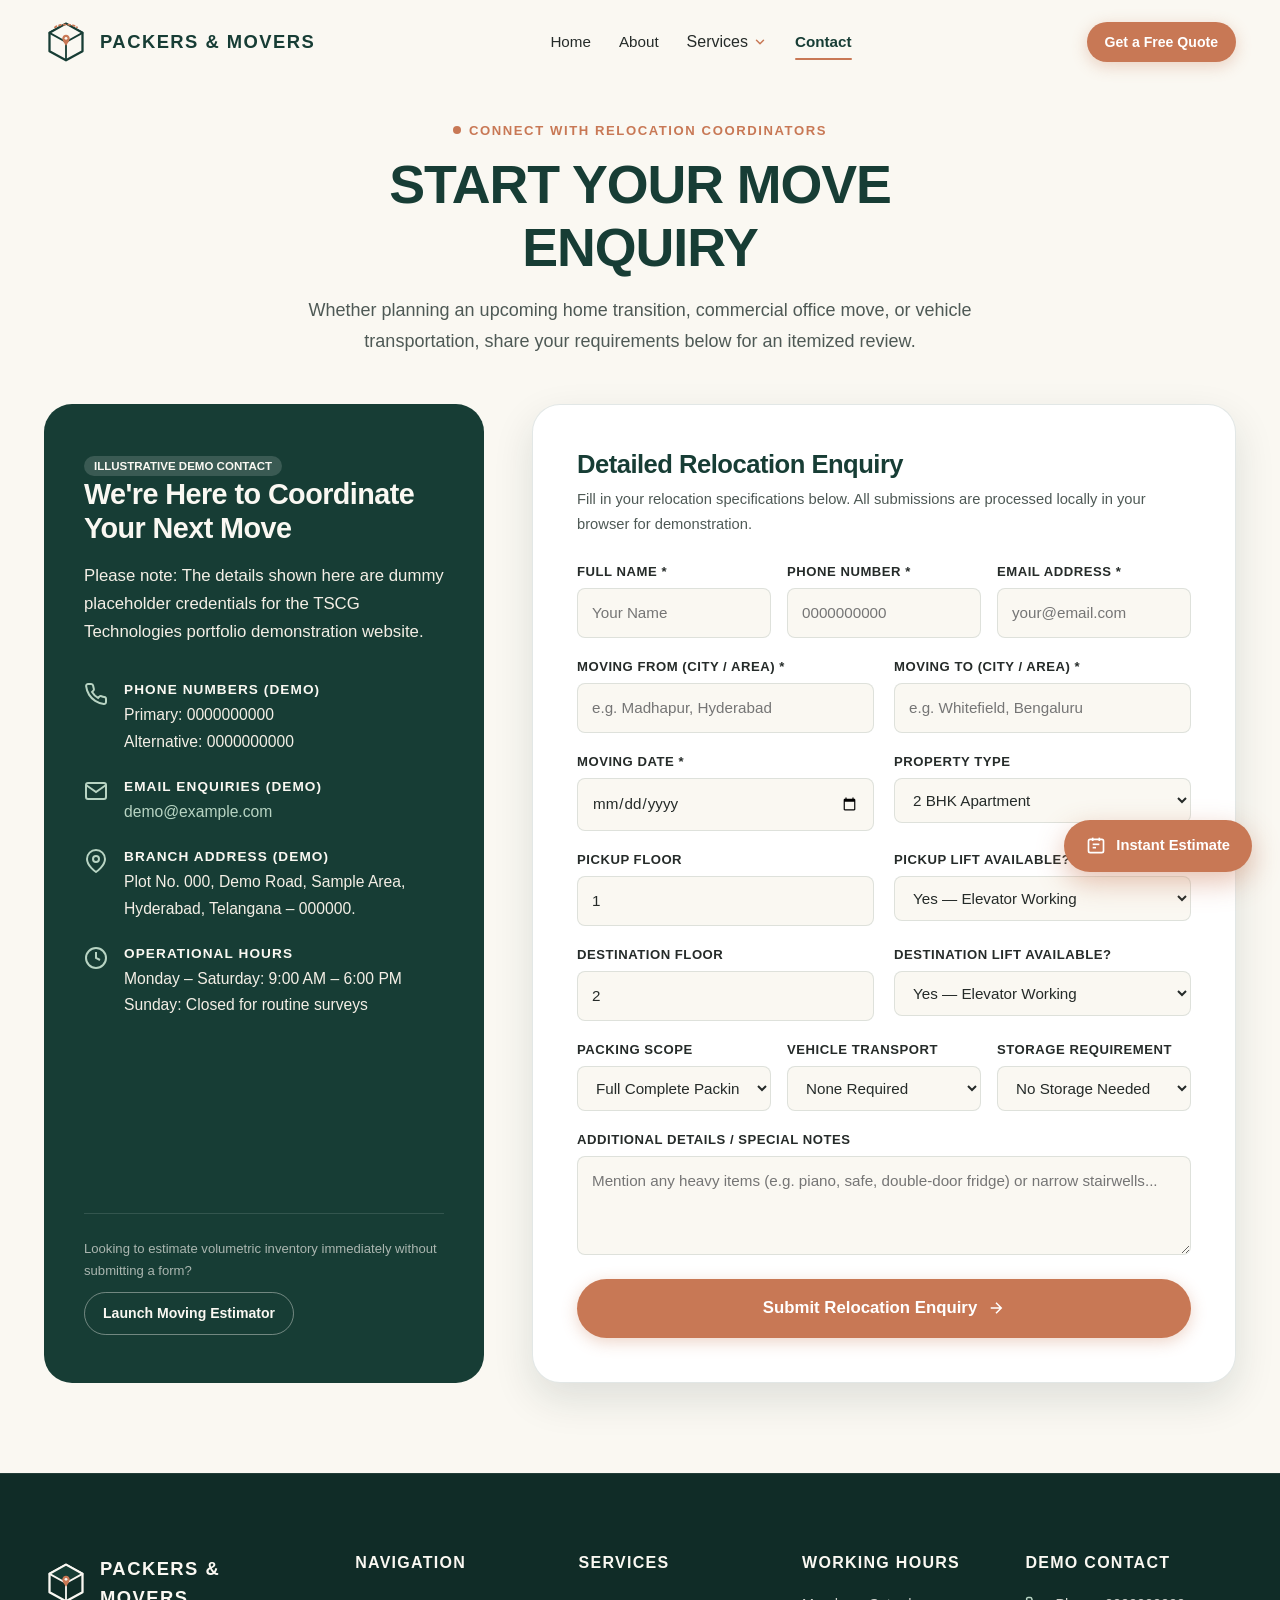
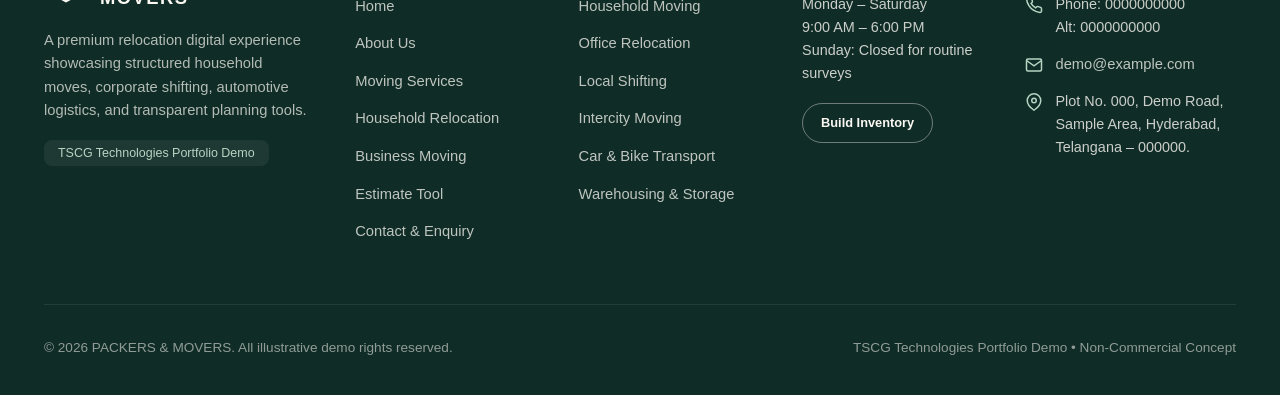
<file: contact.html>
<!DOCTYPE html>
<html lang="en">
<head>
  <meta charset="UTF-8">
  <meta name="viewport" content="width=device-width, initial-scale=1.0">
  <title>Contact &amp; Moving Enquiry — PACKERS &amp; MOVERS</title>
  <meta name="description" content="Reach our relocation coordinators for home moving, commercial transitions, car/bike transportation, and storage enquiries. Dummy portfolio contact details.">
  <link rel="canonical" href="https://example.com/contact.html">

  <meta property="og:title" content="Contact &amp; Moving Enquiry — PACKERS &amp; MOVERS">
  <meta property="og:description" content="Submit a comprehensive relocation enquiry with origin, destination, property type, and access requirements.">
  <meta property="og:type" content="website">

  <link rel="stylesheet" href="css/style.css">
</head>
<body>

  <!-- Floating Sticky Quote Widget -->
  <a href="moving-estimator.html" class="floating-quote-btn" aria-label="Calculate instant moving estimate">
    <svg viewBox="0 0 24 24" fill="none" stroke="currentColor" stroke-width="2">
      <rect x="3" y="4" width="18" height="16" rx="2"></rect>
      <line x1="8" y1="2" x2="8" y2="6"></line>
      <line x1="16" y1="2" x2="16" y2="6"></line>
      <line x1="8" y1="10" x2="16" y2="10"></line>
      <line x1="8" y1="14" x2="12" y2="14"></line>
    </svg>
    <span>Instant Estimate</span>
  </a>

  <!-- NAVIGATION -->
  <header class="site-header" id="site_header">
    <div class="container header-container">
      <a href="index.html" class="brand" aria-label="Packers & Movers Homepage">
        <svg class="brand-symbol" viewBox="0 0 48 48" fill="none">
          <path d="M24 4L42 14V34L24 44L6 34V14L24 4Z" stroke="#173D35" stroke-width="2.5" stroke-linejoin="round"/>
          <path d="M24 4L42 14L24 24L6 14L24 4Z" fill="#FAF8F2" stroke="#173D35" stroke-width="2" stroke-linejoin="round"/>
          <path d="M24 24V44" stroke="#173D35" stroke-width="2"/>
          <path d="M12 8C16 4 32 4 36 8" stroke="#C87855" stroke-width="2" stroke-linecap="round" stroke-dasharray="2 3"/>
          <path d="M24 16C21.79 16 20 17.79 20 20C20 23.5 24 28 24 28C24 28 28 23.5 28 20C28 17.79 26.21 16 24 16Z" fill="#C87855"/>
          <circle cx="24" cy="20" r="1.5" fill="#FAF8F2"/>
        </svg>
        <span class="brand-logo-text">PACKERS &amp; MOVERS</span>
      </a>

      <nav class="header-nav" id="main_navigation" aria-label="Primary Navigation">
        <ul class="nav-list">
          <li><a href="index.html" class="nav-link">Home</a></li>
          <li><a href="about.html" class="nav-link">About</a></li>
          <li class="nav-item-dropdown">
            <button type="button" class="nav-link dropdown-toggle" aria-expanded="false" aria-haspopup="true">
              <span>Services</span>
              <svg class="dropdown-chevron" viewBox="0 0 24 24" fill="none" stroke="currentColor" stroke-width="2.5" stroke-linecap="round" stroke-linejoin="round" aria-hidden="true">
                <polyline points="6 9 12 15 18 9"></polyline>
              </svg>
            </button>
            <div class="dropdown-menu">
              <a href="services.html" class="dropdown-item">
                <span class="dropdown-item-title">All Moving Services</span>
                <span class="dropdown-item-desc">Comprehensive residential &amp; commercial solutions</span>
              </a>
              <a href="household.html" class="dropdown-item">
                <span class="dropdown-item-title">Household Moving</span>
                <span class="dropdown-item-desc">Apartments, villas, and fragile item packing</span>
              </a>
              <a href="commercial.html" class="dropdown-item">
                <span class="dropdown-item-title">Office &amp; Commercial</span>
                <span class="dropdown-item-desc">Workstations, servers, archives &amp; retail</span>
              </a>
              <a href="moving-estimator.html" class="dropdown-item">
                <span class="dropdown-item-title">Moving Estimator</span>
                <span class="dropdown-item-desc">Interactive room &amp; item volume builder</span>
              </a>
            </div>
          </li>
          <li><a href="contact.html" class="nav-link active">Contact</a></li>
        </ul>
        <!-- Mobile Drawer CTA Button (Only visible on mobile drawer, hidden on desktop) -->
        <div class="nav-mobile-cta">
          <a href="moving-estimator.html" class="btn btn-primary" style="width: 100%;">Get a Free Quote</a>
        </div>
      </nav>

      <div class="header-actions">
        <a href="moving-estimator.html" class="btn btn-primary btn-sm">Get a Free Quote</a>
        <button type="button" class="mobile-toggle" aria-label="Toggle navigation menu" aria-expanded="false" aria-controls="main_navigation">
          <span></span>
          <span></span>
          <span></span>
        </button>
      </div>
    </div>
  </header>

  <main style="padding-top: calc(var(--header-height) + 32px); padding-bottom: 90px;">
    <div class="container">
      
      <!-- PAGE HEADER -->
      <div class="section-header centered" style="margin-bottom: 48px;">
        <span class="eyebrow">Connect With Relocation Coordinators</span>
        <h1 class="section-title">START YOUR MOVE ENQUIRY</h1>
        <p class="section-subtitle">
          Whether planning an upcoming home transition, commercial office move, or vehicle transportation, share your requirements below for an itemized review.
        </p>
      </div>

      <!-- CONTACT LAYOUT -->
      <div class="contact-layout">
        
        <!-- LEFT: DEMO CONTACT DETAILS & NOTICE -->
        <div class="contact-info-panel reveal-on-scroll">
          <div>
            <span class="widget-demo-tag" style="background: rgba(255, 255, 255, 0.15); color: var(--color-warm-ivory); margin-bottom: 16px;">
              Illustrative Demo Contact
            </span>
            <h3>We're Here to Coordinate Your Next Move</h3>
            <p>
              Please note: The details shown here are dummy placeholder credentials for the TSCG Technologies portfolio demonstration website.
            </p>

            <div class="contact-detail-group">
              <!-- Phone -->
              <div class="contact-detail-row">
                <svg viewBox="0 0 24 24" fill="none" stroke="currentColor" stroke-width="2"><path d="M22 16.92v3a2 2 0 0 1-2.18 2 19.79 19.79 0 0 1-8.63-3.07 19.5 19.5 0 0 1-6-6 19.79 19.79 0 0 1-3.07-8.67A2 2 0 0 1 4.11 2h3a2 2 0 0 1 2 1.72 12.84 12.84 0 0 0 .7 2.81 2 2 0 0 1-.45 2.11L8.09 9.91a16 16 0 0 0 6 6l1.27-1.27a2 2 0 0 1 2.11-.45 12.84 12.84 0 0 0 2.81.7A2 2 0 0 1 22 16.92z"/></svg>
                <div class="contact-detail-text">
                  <h5>Phone Numbers (Demo)</h5>
                  <p>Primary: 0000000000</p>
                  <p>Alternative: 0000000000</p>
                </div>
              </div>

              <!-- Email -->
              <div class="contact-detail-row">
                <svg viewBox="0 0 24 24" fill="none" stroke="currentColor" stroke-width="2"><path d="M4 4h16c1.1 0 2 .9 2 2v12c0 1.1-.9 2-2 2H4c-1.1 0-2-.9-2-2V6c0-1.1.9-2 2-2z"/><polyline points="22,6 12,13 2,6"/></svg>
                <div class="contact-detail-text">
                  <h5>Email Enquiries (Demo)</h5>
                  <p><a href="mailto:demo@example.com" style="color:var(--color-sage-light);">demo@example.com</a></p>
                </div>
              </div>

              <!-- Address -->
              <div class="contact-detail-row">
                <svg viewBox="0 0 24 24" fill="none" stroke="currentColor" stroke-width="2"><path d="M21 10c0 7-9 13-9 13s-9-6-9-13a9 9 0 0 1 18 0z"/><circle cx="12" cy="10" r="3"/></svg>
                <div class="contact-detail-text">
                  <h5>Branch Address (Demo)</h5>
                  <p>Plot No. 000, Demo Road, Sample Area, Hyderabad, Telangana – 000000.</p>
                </div>
              </div>

              <!-- Hours -->
              <div class="contact-detail-row">
                <svg viewBox="0 0 24 24" fill="none" stroke="currentColor" stroke-width="2"><circle cx="12" cy="12" r="10"></circle><polyline points="12 6 12 12 16 14"></polyline></svg>
                <div class="contact-detail-text">
                  <h5>Operational Hours</h5>
                  <p>Monday – Saturday: 9:00 AM – 6:00 PM</p>
                  <p>Sunday: Closed for routine surveys</p>
                </div>
              </div>
            </div>
          </div>

          <div style="margin-top: 36px; padding-top: 24px; border-top: 1px solid rgba(255, 255, 255, 0.12);">
            <p style="font-size: 0.82rem; color: rgba(250, 248, 242, 0.65); margin: 0;">
              Looking to estimate volumetric inventory immediately without submitting a form?
            </p>
            <a href="moving-estimator.html" class="btn btn-outline-light btn-sm" style="margin-top: 10px;">
              Launch Moving Estimator
            </a>
          </div>
        </div>

        <!-- RIGHT: COMPREHENSIVE MOVING ENQUIRY FORM -->
        <div class="contact-form-card reveal-on-scroll reveal-delay-1">
          <h3 style="margin-bottom: 8px;">Detailed Relocation Enquiry</h3>
          <p style="margin-bottom: 24px; font-size: 0.92rem;">Fill in your relocation specifications below. All submissions are processed locally in your browser for demonstration.</p>

          <form id="contact_enquiry_form" novalidate>
            <!-- Name, Phone, Email -->
            <div class="form-grid-3" style="margin-bottom: 18px;">
              <div class="form-group">
                <label for="contact_name" class="form-label">Full Name *</label>
                <input type="text" id="contact_name" class="form-control" placeholder="Your Name" required>
                <span class="form-error-msg">Please enter your full name</span>
              </div>

              <div class="form-group">
                <label for="contact_phone" class="form-label">Phone Number *</label>
                <input type="tel" id="contact_phone" class="form-control" placeholder="0000000000" required>
                <span class="form-error-msg">Valid phone number required</span>
              </div>

              <div class="form-group">
                <label for="contact_email" class="form-label">Email Address *</label>
                <input type="email" id="contact_email" class="form-control" placeholder="your@email.com" required>
                <span class="form-error-msg">Valid email address required</span>
              </div>
            </div>

            <!-- From, To, Date, Property -->
            <div class="form-grid-2" style="margin-bottom: 18px;">
              <div class="form-group">
                <label for="contact_from" class="form-label">Moving From (City / Area) *</label>
                <input type="text" id="contact_from" class="form-control" placeholder="e.g. Madhapur, Hyderabad" required>
                <span class="form-error-msg">Origin location required</span>
              </div>

              <div class="form-group">
                <label for="contact_to" class="form-label">Moving To (City / Area) *</label>
                <input type="text" id="contact_to" class="form-control" placeholder="e.g. Whitefield, Bengaluru" required>
                <span class="form-error-msg">Destination location required</span>
              </div>
            </div>

            <div class="form-grid-2" style="margin-bottom: 18px;">
              <div class="form-group">
                <label for="contact_date" class="form-label">Moving Date *</label>
                <input type="date" id="contact_date" class="form-control" required>
                <span class="form-error-msg">Please select target moving date</span>
              </div>

              <div class="form-group">
                <label for="contact_property" class="form-label">Property Type</label>
                <select id="contact_property" class="form-control">
                  <option value="1 BHK">1 BHK Apartment</option>
                  <option value="2 BHK" selected>2 BHK Apartment</option>
                  <option value="3 BHK">3 BHK Apartment</option>
                  <option value="4 BHK / Villa">4 BHK / Independent Villa</option>
                  <option value="Office">Office / Commercial Space</option>
                  <option value="Other">Other / Studio Space</option>
                </select>
              </div>
            </div>

            <!-- Floor & Lift details -->
            <div class="form-grid-2" style="margin-bottom: 18px;">
              <div class="form-group">
                <label for="contact_pickup_floor" class="form-label">Pickup Floor</label>
                <input type="number" id="contact_pickup_floor" class="form-control" value="1" min="0" max="60">
              </div>

              <div class="form-group">
                <label for="contact_pickup_lift" class="form-label">Pickup Lift Available?</label>
                <select id="contact_pickup_lift" class="form-control">
                  <option value="yes" selected>Yes — Elevator Working</option>
                  <option value="no">No — Staircase Carrying</option>
                </select>
              </div>
            </div>

            <div class="form-grid-2" style="margin-bottom: 18px;">
              <div class="form-group">
                <label for="contact_dest_floor" class="form-label">Destination Floor</label>
                <input type="number" id="contact_dest_floor" class="form-control" value="2" min="0" max="60">
              </div>

              <div class="form-group">
                <label for="contact_dest_lift" class="form-label">Destination Lift Available?</label>
                <select id="contact_dest_lift" class="form-control">
                  <option value="yes" selected>Yes — Elevator Working</option>
                  <option value="no">No — Staircase Carrying</option>
                </select>
              </div>
            </div>

            <!-- Optional Service Requirements -->
            <div class="form-grid-3" style="margin-bottom: 18px;">
              <div class="form-group">
                <label for="contact_packing" class="form-label">Packing Scope</label>
                <select id="contact_packing" class="form-control">
                  <option value="full">Full Complete Packing</option>
                  <option value="partial">Fragile Items Only</option>
                  <option value="none">Self-Packed Cartons</option>
                </select>
              </div>

              <div class="form-group">
                <label for="contact_vehicle" class="form-label">Vehicle Transport</label>
                <select id="contact_vehicle" class="form-control">
                  <option value="none">None Required</option>
                  <option value="car">Car Transportation</option>
                  <option value="bike">Bike / Two-Wheeler</option>
                  <option value="both">Both Car &amp; Bike</option>
                </select>
              </div>

              <div class="form-group">
                <label for="contact_storage" class="form-label">Storage Requirement</label>
                <select id="contact_storage" class="form-control">
                  <option value="none">No Storage Needed</option>
                  <option value="short">Short-Term (1-4 Weeks)</option>
                  <option value="long">Long-Term (1+ Months)</option>
                </select>
              </div>
            </div>

            <!-- Additional Details / Comments -->
            <div class="form-group" style="margin-bottom: 24px;">
              <label for="contact_details" class="form-label">Additional Details / Special Notes</label>
              <textarea id="contact_details" class="form-control" rows="3" placeholder="Mention any heavy items (e.g. piano, safe, double-door fridge) or narrow stairwells..."></textarea>
            </div>

            <button type="submit" class="btn btn-primary btn-lg" style="width: 100%;">
              <span>Submit Relocation Enquiry</span>
              <svg width="18" height="18" viewBox="0 0 24 24" fill="none" stroke="currentColor" stroke-width="2">
                <path d="M5 12h14M12 5l7 7-7 7"></path>
              </svg>
            </button>
          </form>
        </div>

      </div>

    </div>
  </main>

  <!-- DEMO SUCCESS MODAL -->
  <div class="modal-overlay" id="demo_success_modal" role="dialog" aria-modal="true" aria-labelledby="modal_title">
    <div class="modal-dialog">
      <div class="modal-icon-badge">
        <svg viewBox="0 0 24 24" fill="none" stroke="currentColor" stroke-width="3">
          <polyline points="20 6 9 17 4 12"></polyline>
        </svg>
      </div>
      <h3 id="modal_title" style="margin-bottom: 12px; color: var(--color-deep-forest);">Demo Enquiry Recorded</h3>
      <p style="font-size: 1.05rem; line-height: 1.6; margin-bottom: 20px; color: var(--color-charcoal);">
        Thank you for exploring our Packers &amp; Movers demo. This enquiry has not been sent to a moving company or stored.
      </p>
      <div style="background: var(--color-soft-mint-subtle); padding: 12px; border-radius: 8px; font-size: 0.84rem; color: var(--color-deep-forest); margin-bottom: 24px;">
        TSCG Technologies Portfolio Demo • 100% Client-Side Static Website
      </div>
      <button type="button" class="btn btn-primary" id="btn_close_modal" style="width: 100%;">
        Return to Website
      </button>
    </div>
  </div>

  <!-- FOOTER -->
  <footer class="site-footer">
    <div class="container">
      <div class="footer-grid">
        <div class="footer-brand-col">
          <div class="brand">
            <svg class="brand-symbol" viewBox="0 0 48 48" fill="none">
              <path d="M24 4L42 14V34L24 44L6 34V14L24 4Z" stroke="#FAF8F2" stroke-width="2.5" stroke-linejoin="round"/>
              <path d="M24 4L42 14L24 24L6 14L24 4Z" fill="#173D35" stroke="#FAF8F2" stroke-width="2" stroke-linejoin="round"/>
              <path d="M24 24V44" stroke="#FAF8F2" stroke-width="2"/>
              <path d="M24 16C21.79 16 20 17.79 20 20C20 23.5 24 28 24 28C24 28 28 23.5 28 20C28 17.79 26.21 16 24 16Z" fill="#C87855"/>
              <circle cx="24" cy="20" r="1.5" fill="#FAF8F2"/>
            </svg>
            <span class="brand-logo-text">PACKERS &amp; MOVERS</span>
          </div>
          <p class="footer-desc">
            A premium relocation digital experience showcasing structured household moves, corporate shifting, automotive logistics, and transparent planning tools.
          </p>
          <div style="margin-top: 16px;">
            <span class="footer-demo-notice">TSCG Technologies Portfolio Demo</span>
          </div>
        </div>

        <div>
          <h4 class="footer-heading">Navigation</h4>
          <ul class="footer-links-list">
            <li><a href="index.html" class="footer-link">Home</a></li>
            <li><a href="about.html" class="footer-link">About Us</a></li>
            <li><a href="services.html" class="footer-link">Moving Services</a></li>
            <li><a href="household.html" class="footer-link">Household Relocation</a></li>
            <li><a href="commercial.html" class="footer-link">Business Moving</a></li>
            <li><a href="moving-estimator.html" class="footer-link">Estimate Tool</a></li>
            <li><a href="contact.html" class="footer-link">Contact &amp; Enquiry</a></li>
          </ul>
        </div>

        <div>
          <h4 class="footer-heading">Services</h4>
          <ul class="footer-links-list">
            <li><a href="household.html" class="footer-link">Household Moving</a></li>
            <li><a href="commercial.html" class="footer-link">Office Relocation</a></li>
            <li><a href="services.html#local-moving" class="footer-link">Local Shifting</a></li>
            <li><a href="services.html#intercity-moving" class="footer-link">Intercity Moving</a></li>
            <li><a href="services.html#vehicle-transport" class="footer-link">Car &amp; Bike Transport</a></li>
            <li><a href="services.html#storage-solutions" class="footer-link">Warehousing &amp; Storage</a></li>
          </ul>
        </div>

        <div>
          <h4 class="footer-heading">Working Hours</h4>
          <p style="font-size: 0.9rem; color: rgba(250, 248, 242, 0.8); line-height: 1.6;">
            Monday – Saturday<br>
            9:00 AM – 6:00 PM<br>
            Sunday: Closed for routine surveys
          </p>
          <div style="margin-top: 18px;">
            <a href="moving-estimator.html" class="btn btn-outline-light btn-sm" style="font-size: 0.8rem;">Build Inventory</a>
          </div>
        </div>

        <div>
          <h4 class="footer-heading">Demo Contact</h4>
          <div class="footer-contact-item">
            <svg viewBox="0 0 24 24" fill="none" stroke="currentColor" stroke-width="2"><path d="M22 16.92v3a2 2 0 0 1-2.18 2 19.79 19.79 0 0 1-8.63-3.07 19.5 19.5 0 0 1-6-6 19.79 19.79 0 0 1-3.07-8.67A2 2 0 0 1 4.11 2h3a2 2 0 0 1 2 1.72 12.84 12.84 0 0 0 .7 2.81 2 2 0 0 1-.45 2.11L8.09 9.91a16 16 0 0 0 6 6l1.27-1.27a2 2 0 0 1 2.11-.45 12.84 12.84 0 0 0 2.81.7A2 2 0 0 1 22 16.92z"/></svg>
            <div>
              <span>Phone: 0000000000</span><br>
              <span>Alt: 0000000000</span>
            </div>
          </div>
          <div class="footer-contact-item">
            <svg viewBox="0 0 24 24" fill="none" stroke="currentColor" stroke-width="2"><path d="M4 4h16c1.1 0 2 .9 2 2v12c0 1.1-.9 2-2 2H4c-1.1 0-2-.9-2-2V6c0-1.1.9-2 2-2z"/><polyline points="22,6 12,13 2,6"/></svg>
            <div>
              <a href="mailto:demo@example.com" class="footer-link">demo@example.com</a>
            </div>
          </div>
          <div class="footer-contact-item">
            <svg viewBox="0 0 24 24" fill="none" stroke="currentColor" stroke-width="2"><path d="M21 10c0 7-9 13-9 13s-9-6-9-13a9 9 0 0 1 18 0z"/><circle cx="12" cy="10" r="3"/></svg>
            <div>
              <span>Plot No. 000, Demo Road, Sample Area, Hyderabad, Telangana – 000000.</span>
            </div>
          </div>
        </div>
      </div>

      <div class="footer-bottom">
        <div>
          &copy; <span class="current-year">2026</span> PACKERS &amp; MOVERS. All illustrative demo rights reserved.
        </div>
        <div>
          <span>TSCG Technologies Portfolio Demo • Non-Commercial Concept</span>
        </div>
      </div>
    </div>
  </footer>

  <script src="js/navigation.js"></script>
  <script src="js/animations.js"></script>
  <script src="js/forms.js"></script>
  <script src="js/main.js"></script>
</body>
</html>
</file>
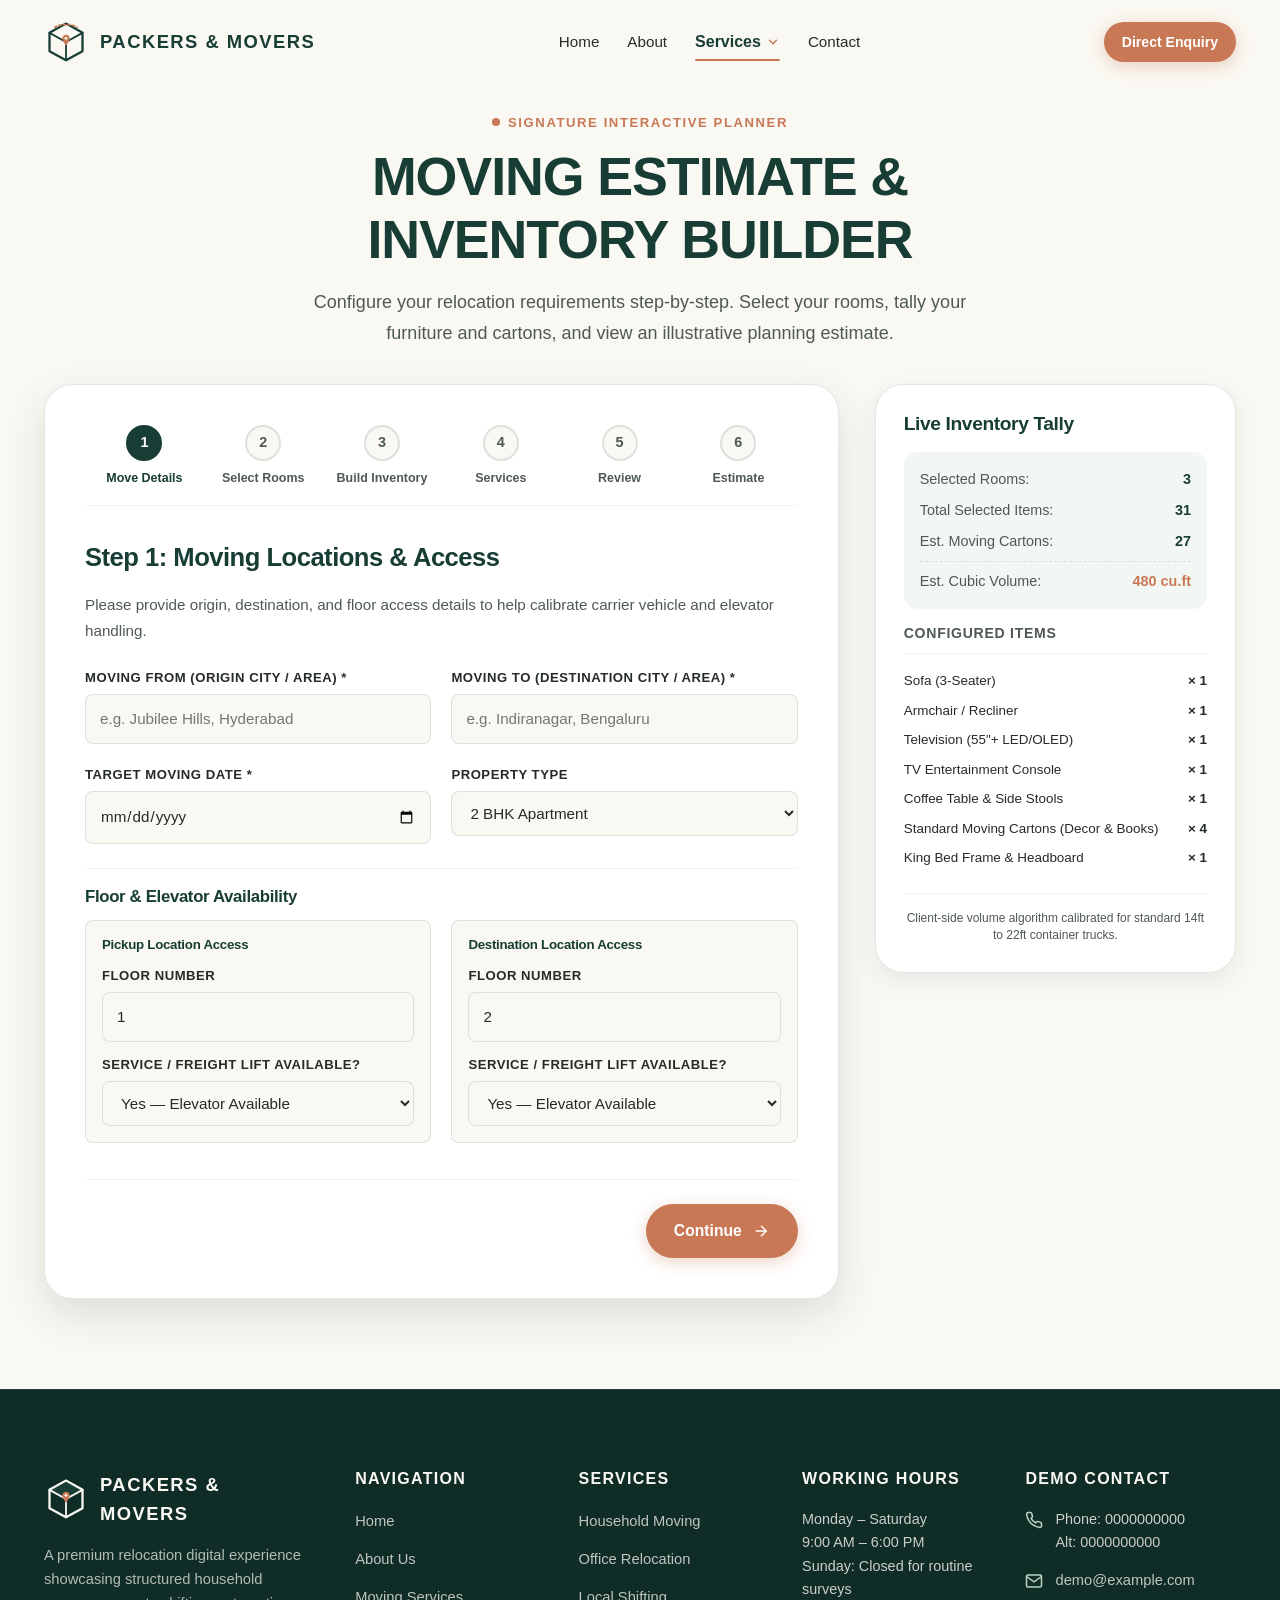
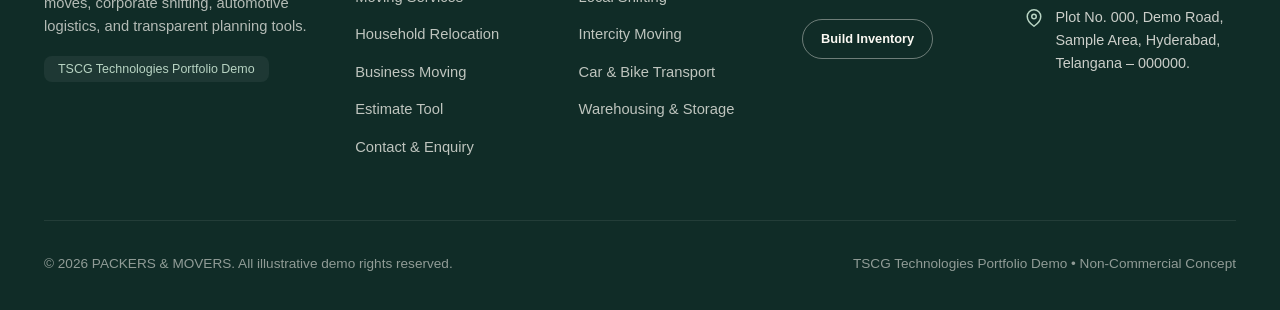
<file: moving-estimator.html>
<!DOCTYPE html>
<html lang="en">
<head>
  <meta charset="UTF-8">
  <meta name="viewport" content="width=device-width, initial-scale=1.0">
  <title>Moving Estimate &amp; Inventory Builder — PACKERS &amp; MOVERS</title>
  <meta name="description" content="Calculate your customized moving estimate and build a room-by-room household or commercial inventory with our interactive multi-step relocation planner.">
  <link rel="canonical" href="https://example.com/moving-estimator.html">

  <meta property="og:title" content="Moving Estimate &amp; Inventory Builder — PACKERS &amp; MOVERS">
  <meta property="og:description" content="A signature interactive tool: Select rooms, configure items with live volumetric calculations, and review illustrative move requirements.">
  <meta property="og:type" content="website">

  <link rel="stylesheet" href="css/style.css">
</head>
<body>

  <!-- NAVIGATION -->
  <header class="site-header" id="site_header">
    <div class="container header-container">
      <a href="index.html" class="brand" aria-label="Packers & Movers Homepage">
        <svg class="brand-symbol" viewBox="0 0 48 48" fill="none">
          <path d="M24 4L42 14V34L24 44L6 34V14L24 4Z" stroke="#173D35" stroke-width="2.5" stroke-linejoin="round"/>
          <path d="M24 4L42 14L24 24L6 14L24 4Z" fill="#FAF8F2" stroke="#173D35" stroke-width="2" stroke-linejoin="round"/>
          <path d="M24 24V44" stroke="#173D35" stroke-width="2"/>
          <path d="M12 8C16 4 32 4 36 8" stroke="#C87855" stroke-width="2" stroke-linecap="round" stroke-dasharray="2 3"/>
          <path d="M24 16C21.79 16 20 17.79 20 20C20 23.5 24 28 24 28C24 28 28 23.5 28 20C28 17.79 26.21 16 24 16Z" fill="#C87855"/>
          <circle cx="24" cy="20" r="1.5" fill="#FAF8F2"/>
        </svg>
        <span class="brand-logo-text">PACKERS &amp; MOVERS</span>
      </a>

      <nav class="header-nav" id="main_navigation" aria-label="Primary Navigation">
        <ul class="nav-list">
          <li><a href="index.html" class="nav-link">Home</a></li>
          <li><a href="about.html" class="nav-link">About</a></li>
          <li class="nav-item-dropdown">
            <button type="button" class="nav-link dropdown-toggle active" aria-expanded="false" aria-haspopup="true">
              <span>Services</span>
              <svg class="dropdown-chevron" viewBox="0 0 24 24" fill="none" stroke="currentColor" stroke-width="2.5" stroke-linecap="round" stroke-linejoin="round" aria-hidden="true">
                <polyline points="6 9 12 15 18 9"></polyline>
              </svg>
            </button>
            <div class="dropdown-menu">
              <a href="services.html" class="dropdown-item">
                <span class="dropdown-item-title">All Moving Services</span>
                <span class="dropdown-item-desc">Comprehensive residential &amp; commercial solutions</span>
              </a>
              <a href="household.html" class="dropdown-item">
                <span class="dropdown-item-title">Household Moving</span>
                <span class="dropdown-item-desc">Apartments, villas, and fragile item packing</span>
              </a>
              <a href="commercial.html" class="dropdown-item">
                <span class="dropdown-item-title">Office &amp; Commercial</span>
                <span class="dropdown-item-desc">Workstations, servers, archives &amp; retail</span>
              </a>
              <a href="moving-estimator.html" class="dropdown-item active">
                <span class="dropdown-item-title">Moving Estimator</span>
                <span class="dropdown-item-desc">Interactive room &amp; item volume builder</span>
              </a>
            </div>
          </li>
          <li><a href="contact.html" class="nav-link">Contact</a></li>
        </ul>
        <!-- Mobile Drawer CTA Button (Only visible on mobile drawer, hidden on desktop) -->
        <div class="nav-mobile-cta">
          <a href="contact.html" class="btn btn-primary" style="width: 100%;">Direct Enquiry</a>
        </div>
      </nav>

      <div class="header-actions">
        <a href="contact.html" class="btn btn-primary btn-sm">Direct Enquiry</a>
        <button type="button" class="mobile-toggle" aria-label="Toggle navigation menu" aria-expanded="false" aria-controls="main_navigation">
          <span></span>
          <span></span>
          <span></span>
        </button>
      </div>
    </div>
  </header>

  <main style="padding-top: calc(var(--header-height) + 24px); padding-bottom: 90px;">
    <div class="container">
      
      <!-- PAGE HEADER -->
      <div class="section-header centered" style="margin-bottom: 36px;">
        <span class="eyebrow">Signature Interactive Planner</span>
        <h1 class="section-title">MOVING ESTIMATE &amp; INVENTORY BUILDER</h1>
        <p class="section-subtitle">
          Configure your relocation requirements step-by-step. Select your rooms, tally your furniture and cartons, and view an illustrative planning estimate.
        </p>
      </div>

      <!-- ESTIMATOR WIZARD ROOT -->
      <div class="estimator-wizard-root">
        <div class="estimator-layout">
          
          <!-- LEFT / MAIN INTERACTION CARD -->
          <div class="estimator-main-card">
            
            <!-- STEP INDICATOR NAV -->
            <div class="estimator-steps-nav" aria-label="Estimator Progress">
              <button type="button" class="step-indicator active" data-step="1">
                <span class="step-num-circle">1</span>
                <span class="step-label">Move Details</span>
              </button>

              <button type="button" class="step-indicator" data-step="2">
                <span class="step-num-circle">2</span>
                <span class="step-label">Select Rooms</span>
              </button>

              <button type="button" class="step-indicator" data-step="3">
                <span class="step-num-circle">3</span>
                <span class="step-label">Build Inventory</span>
              </button>

              <button type="button" class="step-indicator" data-step="4">
                <span class="step-num-circle">4</span>
                <span class="step-label">Services</span>
              </button>

              <button type="button" class="step-indicator" data-step="5">
                <span class="step-num-circle">5</span>
                <span class="step-label">Review</span>
              </button>

              <button type="button" class="step-indicator" data-step="6">
                <span class="step-num-circle">6</span>
                <span class="step-label">Estimate</span>
              </button>
            </div>

            <!-- STEP 1: MOVING DETAILS -->
            <div class="estimator-step-panel" data-step="1">
              <h3 style="margin-bottom: 20px;">Step 1: Moving Locations &amp; Access</h3>
              <p style="margin-bottom: 24px; font-size: 0.95rem;">Please provide origin, destination, and floor access details to help calibrate carrier vehicle and elevator handling.</p>
              
              <div class="form-grid-2" style="margin-bottom: 20px;">
                <div class="form-group">
                  <label for="est_from" class="form-label">Moving From (Origin City / Area) *</label>
                  <input type="text" id="est_from" class="form-control" placeholder="e.g. Jubilee Hills, Hyderabad" required>
                </div>
                <div class="form-group">
                  <label for="est_to" class="form-label">Moving To (Destination City / Area) *</label>
                  <input type="text" id="est_to" class="form-control" placeholder="e.g. Indiranagar, Bengaluru" required>
                </div>
              </div>

              <div class="form-grid-2" style="margin-bottom: 24px;">
                <div class="form-group">
                  <label for="est_date" class="form-label">Target Moving Date *</label>
                  <input type="date" id="est_date" class="form-control" required>
                </div>
                <div class="form-group">
                  <label for="est_property" class="form-label">Property Type</label>
                  <select id="est_property" class="form-control">
                    <option value="1 BHK">1 BHK Apartment</option>
                    <option value="2 BHK" selected>2 BHK Apartment</option>
                    <option value="3 BHK">3 BHK Apartment</option>
                    <option value="4 BHK / Villa">4 BHK / Independent Villa</option>
                    <option value="Office">Office / Commercial Space</option>
                    <option value="Other">Other / Studio</option>
                  </select>
                </div>
              </div>

              <!-- Floor & Lift Access Details -->
              <h4 style="font-size: 1.05rem; margin-bottom: 14px; border-top: 1px solid var(--color-border-subtle); padding-top: 18px;">Floor &amp; Elevator Availability</h4>
              <div class="form-grid-2" style="margin-bottom: 24px;">
                <div style="background: var(--color-warm-ivory); padding: 16px; border-radius: 8px; border: 1px solid var(--color-border);">
                  <h5 style="margin-bottom: 12px; color: var(--color-deep-forest);">Pickup Location Access</h5>
                  <div class="form-group" style="margin-bottom: 12px;">
                    <label for="est_pickup_floor" class="form-label">Floor Number</label>
                    <input type="number" id="est_pickup_floor" class="form-control" value="1" min="0" max="80">
                  </div>
                  <div class="form-group">
                    <label for="est_pickup_lift" class="form-label">Service / Freight Lift Available?</label>
                    <select id="est_pickup_lift" class="form-control">
                      <option value="yes" selected>Yes — Elevator Available</option>
                      <option value="no">No — Staircase Carry Required</option>
                    </select>
                  </div>
                </div>

                <div style="background: var(--color-warm-ivory); padding: 16px; border-radius: 8px; border: 1px solid var(--color-border);">
                  <h5 style="margin-bottom: 12px; color: var(--color-deep-forest);">Destination Location Access</h5>
                  <div class="form-group" style="margin-bottom: 12px;">
                    <label for="est_dest_floor" class="form-label">Floor Number</label>
                    <input type="number" id="est_dest_floor" class="form-control" value="2" min="0" max="80">
                  </div>
                  <div class="form-group">
                    <label for="est_dest_lift" class="form-label">Service / Freight Lift Available?</label>
                    <select id="est_dest_lift" class="form-control">
                      <option value="yes" selected>Yes — Elevator Available</option>
                      <option value="no">No — Staircase Carry Required</option>
                    </select>
                  </div>
                </div>
              </div>
            </div>

            <!-- STEP 2: ROOM SELECTION -->
            <div class="estimator-step-panel" data-step="2" style="display: none;">
              <h3 style="margin-bottom: 12px;">Step 2: Select Rooms in Your Relocation</h3>
              <p style="margin-bottom: 24px; font-size: 0.95rem;">Tap each room included in your move. We'll automatically generate an initial inventory of typical items you can customize in Step 3.</p>

              <div class="room-selection-grid" id="room_selection_grid">
                <!-- Dynamically populated via inventory.js & estimator.js -->
              </div>

              <div style="background: var(--color-soft-mint-subtle); padding: 14px 18px; border-radius: 8px; border: 1px solid var(--color-border); font-size: 0.88rem; color: var(--color-deep-forest);">
                💡 <strong>Tip:</strong> You can select multiple bedrooms, living spaces, and storage areas. In the next step, you can fine-tune every single furniture piece, appliance, and box quantity.
              </div>
            </div>

            <!-- STEP 3: INVENTORY BUILDER -->
            <div class="estimator-step-panel" data-step="3" style="display: none;">
              <h3 style="margin-bottom: 12px;">Step 3: Room-by-Room Inventory Builder</h3>
              <p style="margin-bottom: 20px; font-size: 0.95rem;">Adjust item counts using the <strong>+</strong> and <strong>−</strong> buttons. Your total volumetric space and carton estimates update automatically.</p>

              <!-- Room Navigation Tabs -->
              <div class="room-tabs-strip" id="inventory_room_tabs">
                <!-- Populated via estimator.js -->
              </div>

              <!-- Inventory Items Table -->
              <div class="inventory-items-table" id="inventory_items_table">
                <!-- Dynamic Item rows with counters -->
              </div>
            </div>

            <!-- STEP 4: ADDITIONAL SERVICES -->
            <div class="estimator-step-panel" data-step="4" style="display: none;">
              <h3 style="margin-bottom: 12px;">Step 4: Select Additional Moving Services</h3>
              <p style="margin-bottom: 24px; font-size: 0.95rem;">Customize your relocation package with specialized handling, vehicle carriers, or storage support.</p>

              <div class="services-choice-grid">
                <label class="service-tile-label">
                  <input type="checkbox" class="service-checkbox" value="fullPacking" checked>
                  <div class="service-tile-info">
                    <h5>Full Professional Packing</h5>
                    <p>Complete multi-ply cartons, bubble wrap, stretch film, and packing tape provided.</p>
                  </div>
                </label>

                <label class="service-tile-label">
                  <input type="checkbox" class="service-checkbox" value="partialPacking">
                  <div class="service-tile-info">
                    <h5>Partial Fragile Packing Only</h5>
                    <p>Packing assistance reserved for kitchen dinnerware, electronics, and delicate art.</p>
                  </div>
                </label>

                <label class="service-tile-label">
                  <input type="checkbox" class="service-checkbox" value="unpacking" checked>
                  <div class="service-tile-info">
                    <h5>Unpacking &amp; Placement Assistance</h5>
                    <p>Boxes opened in assigned rooms, items unpacked on flat surfaces, and debris removed.</p>
                  </div>
                </label>

                <label class="service-tile-label">
                  <input type="checkbox" class="service-checkbox" value="dismantling" checked>
                  <div class="service-tile-info">
                    <h5>Furniture Dismantling</h5>
                    <p>Disassembly of master beds, dining tables, modular wardrobes, and study desks.</p>
                  </div>
                </label>

                <label class="service-tile-label">
                  <input type="checkbox" class="service-checkbox" value="reassembly" checked>
                  <div class="service-tile-info">
                    <h5>Furniture Reassembly</h5>
                    <p>Complete structural rebuild of all dismantled furniture at your destination address.</p>
                  </div>
                </label>

                <label class="service-tile-label">
                  <input type="checkbox" class="service-checkbox" value="carTransport">
                  <div class="service-tile-info">
                    <h5>Car Carrier Transportation</h5>
                    <p>Dedicated enclosed hydraulic trailer transport with wheel-lock anchoring.</p>
                  </div>
                </label>

                <label class="service-tile-label">
                  <input type="checkbox" class="service-checkbox" value="bikeTransport">
                  <div class="service-tile-info">
                    <h5>Two-Wheeler / Bike Carrier</h5>
                    <p>Encased wooden pallet transport for motorcycles and scooters.</p>
                  </div>
                </label>

                <label class="service-tile-label">
                  <input type="checkbox" class="service-checkbox" value="storage">
                  <div class="service-tile-info">
                    <h5>Temporary Warehousing</h5>
                    <p>Clean, monitored palletized storage (subject to regional facility availability).</p>
                  </div>
                </label>
              </div>
            </div>

            <!-- STEP 5: REVIEW MOVING REQUIREMENTS -->
            <div class="estimator-step-panel" data-step="5" style="display: none;">
              <h3 style="margin-bottom: 12px;">Step 5: Review Moving Requirements</h3>
              <p style="margin-bottom: 24px; font-size: 0.95rem;">Review your complete move parameters. You can click "Edit" on any section to adjust details before generating the estimate.</p>

              <div style="display: flex; flex-direction: column; gap: 16px;">
                <div style="background: var(--color-warm-ivory); border: 1px solid var(--color-border); border-radius: var(--radius-md); padding: 20px;">
                  <div style="display: flex; justify-content: space-between; align-items: center; margin-bottom: 8px;">
                    <h5 style="color: var(--color-deep-forest); font-size: 1rem;">1. Route &amp; Property Details</h5>
                    <button type="button" class="btn btn-outline btn-sm" data-jump-step="1">Edit</button>
                  </div>
                  <p id="summary_route" style="font-weight: 600; color: var(--color-charcoal); margin-bottom: 4px;">—</p>
                  <p id="summary_property" style="font-size: 0.9rem; margin-bottom: 4px;">—</p>
                  <p id="summary_floor_lift" style="font-size: 0.85rem; color: var(--color-charcoal-muted); margin: 0;">—</p>
                </div>

                <div style="background: var(--color-warm-ivory); border: 1px solid var(--color-border); border-radius: var(--radius-md); padding: 20px;">
                  <div style="display: flex; justify-content: space-between; align-items: center; margin-bottom: 8px;">
                    <h5 style="color: var(--color-deep-forest); font-size: 1rem;">2. Selected Rooms &amp; Inventory</h5>
                    <button type="button" class="btn btn-outline btn-sm" data-jump-step="2">Edit Rooms</button>
                  </div>
                  <p id="summary_rooms_list" style="font-weight: 600; color: var(--color-charcoal); margin-bottom: 6px;">—</p>
                  <p id="summary_totals" style="font-size: 0.9rem; color: var(--color-deep-forest); font-weight: 700; margin: 0;">—</p>
                </div>

                <div style="background: var(--color-warm-ivory); border: 1px solid var(--color-border); border-radius: var(--radius-md); padding: 20px;">
                  <div style="display: flex; justify-content: space-between; align-items: center; margin-bottom: 8px;">
                    <h5 style="color: var(--color-deep-forest); font-size: 1rem;">3. Selected Additional Services</h5>
                    <button type="button" class="btn btn-outline btn-sm" data-jump-step="4">Edit Services</button>
                  </div>
                  <p id="summary_services_list" style="font-size: 0.92rem; color: var(--color-charcoal); margin: 0;">—</p>
                </div>
              </div>
            </div>

            <!-- STEP 6: CONTACT DETAILS & GENERATE DEMO ESTIMATE -->
            <div class="estimator-step-panel" data-step="6" style="display: none;">
              <div id="step_6_inputs">
                <h3 style="margin-bottom: 12px;">Step 6: Contact Details &amp; Estimate Summary</h3>
                <p style="margin-bottom: 24px; font-size: 0.95rem;">Enter demo contact details to finalize the volumetric calculation and generate your illustrative planning estimate.</p>

                <div class="form-grid-3" style="margin-bottom: 24px;">
                  <div class="form-group">
                    <label for="est_contact_name" class="form-label">Full Name *</label>
                    <input type="text" id="est_contact_name" class="form-control" placeholder="Your Name" value="Demo Customer" required>
                  </div>
                  <div class="form-group">
                    <label for="est_contact_phone" class="form-label">Phone Number *</label>
                    <input type="tel" id="est_contact_phone" class="form-control" placeholder="0000000000" value="0000000000" required>
                  </div>
                  <div class="form-group">
                    <label for="est_contact_email" class="form-label">Email Address *</label>
                    <input type="email" id="est_contact_email" class="form-control" placeholder="demo@example.com" value="demo@example.com" required>
                  </div>
                </div>

                <div style="background: #FFF8E6; border: 1px solid #F0C36D; border-radius: 8px; padding: 16px; margin-bottom: 24px; font-size: 0.85rem; color: #7A5300;">
                  <strong>Transparent Demo Notice:</strong> Clicking "Generate Demo Estimate" executes a client-side calculation using volumetric formulas and carton factors. No actual booking is made and no information is transmitted or stored on any server.
                </div>
              </div>

              <!-- Output Container for Demo Calculation -->
              <div id="demo_result_output"></div>
            </div>

            <!-- WIZARD NAVIGATION CONTROLS -->
            <div style="margin-top: 36px; display: flex; justify-content: space-between; align-items: center; padding-top: 24px; border-top: 1px solid var(--color-border-subtle);">
              <button type="button" id="est_btn_prev" class="btn btn-outline" style="display: none;">
                <svg width="18" height="18" viewBox="0 0 24 24" fill="none" stroke="currentColor" stroke-width="2" style="transform: rotate(180deg);">
                  <path d="M5 12h14M12 5l7 7-7 7"></path>
                </svg>
                <span>Back</span>
              </button>

              <div style="margin-left: auto; display: flex; gap: 12px;">
                <button type="button" id="est_btn_next" class="btn btn-primary">
                  <span>Continue</span>
                  <svg width="18" height="18" viewBox="0 0 24 24" fill="none" stroke="currentColor" stroke-width="2">
                    <path d="M5 12h14M12 5l7 7-7 7"></path>
                  </svg>
                </button>

                <button type="button" id="est_btn_generate" class="btn btn-primary" style="display: none;">
                  <span>Generate Demo Estimate</span>
                  <svg width="18" height="18" viewBox="0 0 24 24" fill="none" stroke="currentColor" stroke-width="2">
                    <path d="M5 12h14M12 5l7 7-7 7"></path>
                  </svg>
                </button>
              </div>
            </div>

          </div>

          <!-- RIGHT / SIDEBAR SUMMARY TALLY -->
          <div class="estimator-sidebar-card">
            <h4 style="margin-bottom: 16px; color: var(--color-deep-forest);">Live Inventory Tally</h4>

            <div class="summary-metric-card">
              <div class="metric-row">
                <span class="metric-label">Selected Rooms:</span>
                <span class="metric-val" id="side_rooms_count">3</span>
              </div>
              <div class="metric-row">
                <span class="metric-label">Total Selected Items:</span>
                <span class="metric-val" id="side_items_count">12</span>
              </div>
              <div class="metric-row">
                <span class="metric-label">Est. Moving Cartons:</span>
                <span class="metric-val" id="side_cartons_count">16</span>
              </div>
              <div class="metric-row" style="border-top: 1px dashed var(--color-border); padding-top: 8px; margin-top: 8px;">
                <span class="metric-label">Est. Cubic Volume:</span>
                <span class="metric-val" id="side_cuft" style="color: var(--color-terracotta);">285 cu.ft</span>
              </div>
            </div>

            <h5 style="font-size: 0.88rem; text-transform: uppercase; letter-spacing: 0.05em; color: var(--color-charcoal-muted); margin-bottom: 8px;">Configured Items</h5>
            <div class="sidebar-items-preview" id="side_items_preview">
              <!-- Dynamically populated lines -->
            </div>

            <div style="margin-top: 20px; padding-top: 16px; border-top: 1px solid var(--color-border-subtle); text-align: center;">
              <span style="font-size: 0.75rem; color: var(--color-charcoal-muted); display: block; line-height: 1.4;">
                Client-side volume algorithm calibrated for standard 14ft to 22ft container trucks.
              </span>
            </div>
          </div>

        </div>
      </div>

    </div>
  </main>

  <!-- FOOTER -->
  <footer class="site-footer">
    <div class="container">
      <div class="footer-grid">
        <div class="footer-brand-col">
          <div class="brand">
            <svg class="brand-symbol" viewBox="0 0 48 48" fill="none">
              <path d="M24 4L42 14V34L24 44L6 34V14L24 4Z" stroke="#FAF8F2" stroke-width="2.5" stroke-linejoin="round"/>
              <path d="M24 4L42 14L24 24L6 14L24 4Z" fill="#173D35" stroke="#FAF8F2" stroke-width="2" stroke-linejoin="round"/>
              <path d="M24 24V44" stroke="#FAF8F2" stroke-width="2"/>
              <path d="M24 16C21.79 16 20 17.79 20 20C20 23.5 24 28 24 28C24 28 28 23.5 28 20C28 17.79 26.21 16 24 16Z" fill="#C87855"/>
              <circle cx="24" cy="20" r="1.5" fill="#FAF8F2"/>
            </svg>
            <span class="brand-logo-text">PACKERS &amp; MOVERS</span>
          </div>
          <p class="footer-desc">
            A premium relocation digital experience showcasing structured household moves, corporate shifting, automotive logistics, and transparent planning tools.
          </p>
          <div style="margin-top: 16px;">
            <span class="footer-demo-notice">TSCG Technologies Portfolio Demo</span>
          </div>
        </div>

        <div>
          <h4 class="footer-heading">Navigation</h4>
          <ul class="footer-links-list">
            <li><a href="index.html" class="footer-link">Home</a></li>
            <li><a href="about.html" class="footer-link">About Us</a></li>
            <li><a href="services.html" class="footer-link">Moving Services</a></li>
            <li><a href="household.html" class="footer-link">Household Relocation</a></li>
            <li><a href="commercial.html" class="footer-link">Business Moving</a></li>
            <li><a href="moving-estimator.html" class="footer-link">Estimate Tool</a></li>
            <li><a href="contact.html" class="footer-link">Contact &amp; Enquiry</a></li>
          </ul>
        </div>

        <div>
          <h4 class="footer-heading">Services</h4>
          <ul class="footer-links-list">
            <li><a href="household.html" class="footer-link">Household Moving</a></li>
            <li><a href="commercial.html" class="footer-link">Office Relocation</a></li>
            <li><a href="services.html#local-moving" class="footer-link">Local Shifting</a></li>
            <li><a href="services.html#intercity-moving" class="footer-link">Intercity Moving</a></li>
            <li><a href="services.html#vehicle-transport" class="footer-link">Car &amp; Bike Transport</a></li>
            <li><a href="services.html#storage-solutions" class="footer-link">Warehousing &amp; Storage</a></li>
          </ul>
        </div>

        <div>
          <h4 class="footer-heading">Working Hours</h4>
          <p style="font-size: 0.9rem; color: rgba(250, 248, 242, 0.8); line-height: 1.6;">
            Monday – Saturday<br>
            9:00 AM – 6:00 PM<br>
            Sunday: Closed for routine surveys
          </p>
          <div style="margin-top: 18px;">
            <a href="moving-estimator.html" class="btn btn-outline-light btn-sm" style="font-size: 0.8rem;">Build Inventory</a>
          </div>
        </div>

        <div>
          <h4 class="footer-heading">Demo Contact</h4>
          <div class="footer-contact-item">
            <svg viewBox="0 0 24 24" fill="none" stroke="currentColor" stroke-width="2"><path d="M22 16.92v3a2 2 0 0 1-2.18 2 19.79 19.79 0 0 1-8.63-3.07 19.5 19.5 0 0 1-6-6 19.79 19.79 0 0 1-3.07-8.67A2 2 0 0 1 4.11 2h3a2 2 0 0 1 2 1.72 12.84 12.84 0 0 0 .7 2.81 2 2 0 0 1-.45 2.11L8.09 9.91a16 16 0 0 0 6 6l1.27-1.27a2 2 0 0 1 2.11-.45 12.84 12.84 0 0 0 2.81.7A2 2 0 0 1 22 16.92z"/></svg>
            <div>
              <span>Phone: 0000000000</span><br>
              <span>Alt: 0000000000</span>
            </div>
          </div>
          <div class="footer-contact-item">
            <svg viewBox="0 0 24 24" fill="none" stroke="currentColor" stroke-width="2"><path d="M4 4h16c1.1 0 2 .9 2 2v12c0 1.1-.9 2-2 2H4c-1.1 0-2-.9-2-2V6c0-1.1.9-2 2-2z"/><polyline points="22,6 12,13 2,6"/></svg>
            <div>
              <a href="mailto:demo@example.com" class="footer-link">demo@example.com</a>
            </div>
          </div>
          <div class="footer-contact-item">
            <svg viewBox="0 0 24 24" fill="none" stroke="currentColor" stroke-width="2"><path d="M21 10c0 7-9 13-9 13s-9-6-9-13a9 9 0 0 1 18 0z"/><circle cx="12" cy="10" r="3"/></svg>
            <div>
              <span>Plot No. 000, Demo Road, Sample Area, Hyderabad, Telangana – 000000.</span>
            </div>
          </div>
        </div>
      </div>

      <div class="footer-bottom">
        <div>
          &copy; <span class="current-year">2026</span> PACKERS &amp; MOVERS. All illustrative demo rights reserved.
        </div>
        <div>
          <span>TSCG Technologies Portfolio Demo • Non-Commercial Concept</span>
        </div>
      </div>
    </div>
  </footer>

  <script src="js/navigation.js"></script>
  <script src="js/animations.js"></script>
  <script src="js/inventory.js"></script>
  <script src="js/estimator.js"></script>
  <script src="js/main.js"></script>
</body>
</html>
</file>
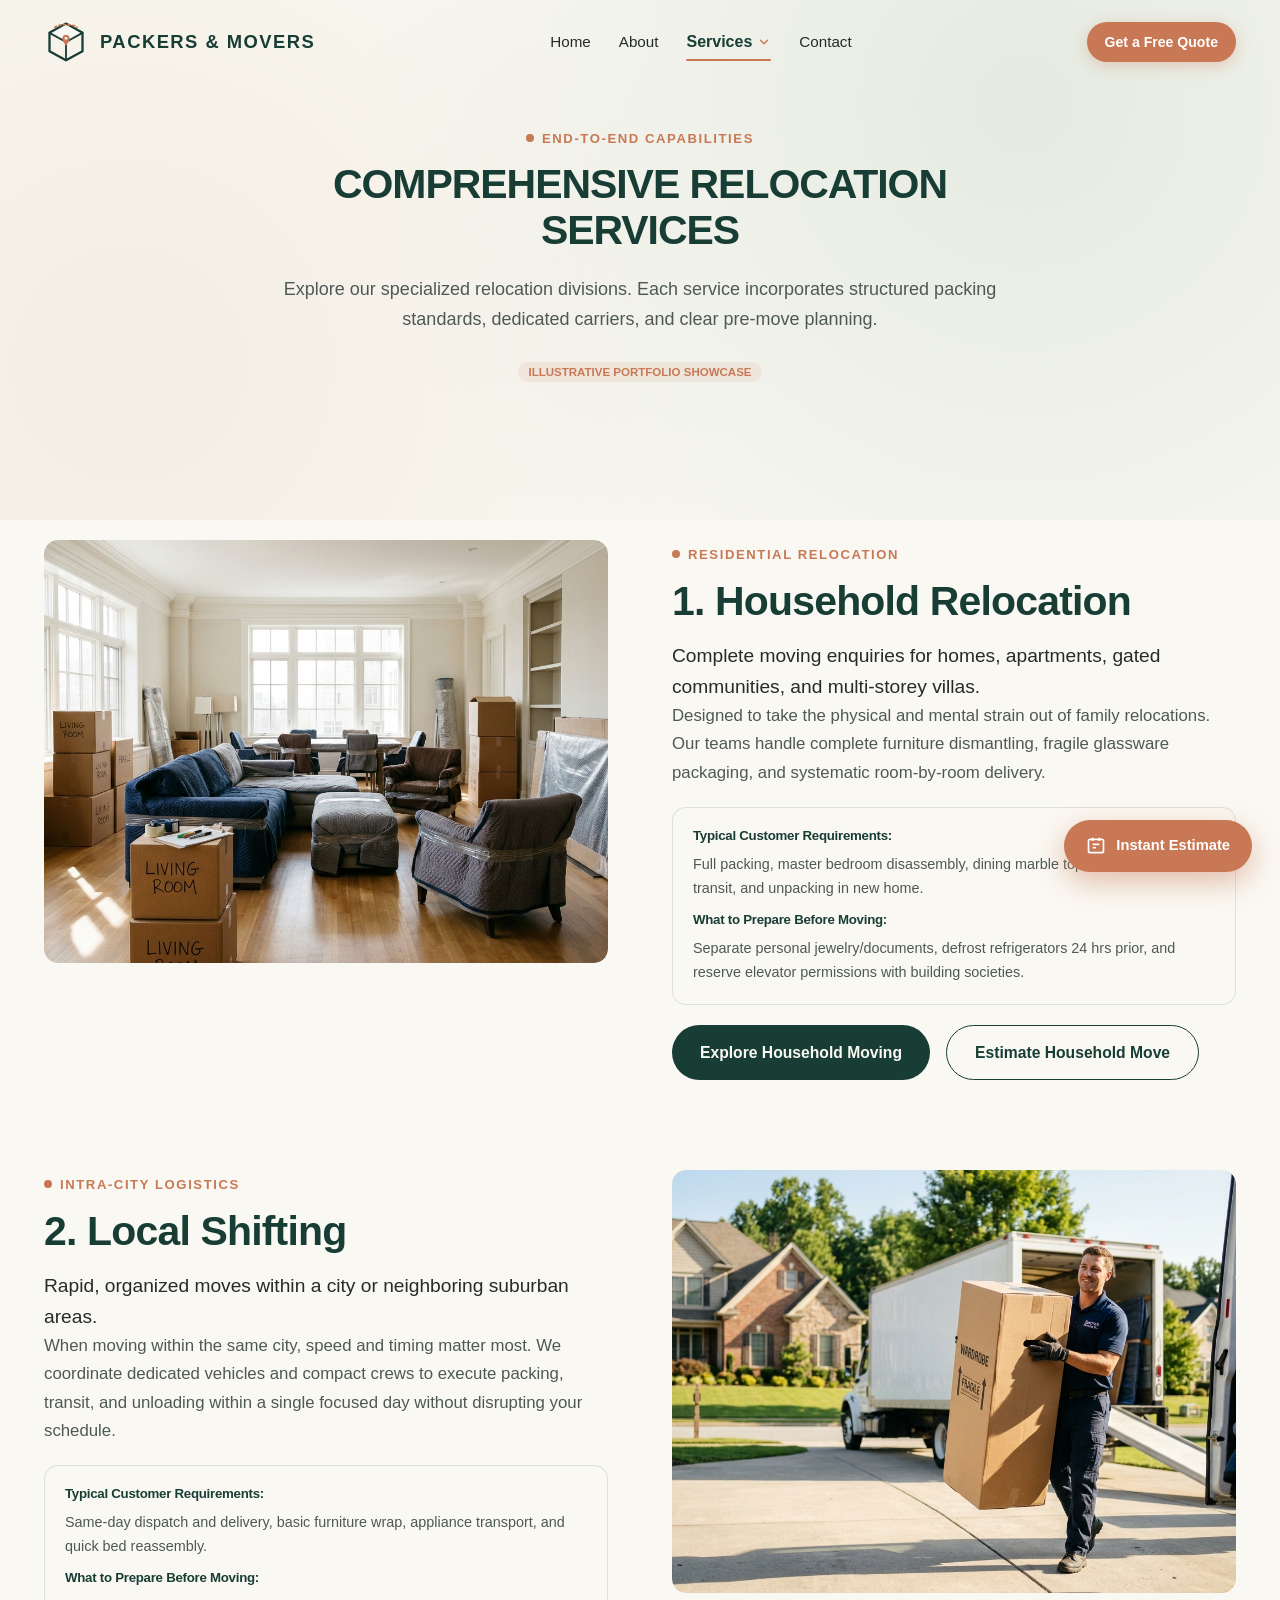
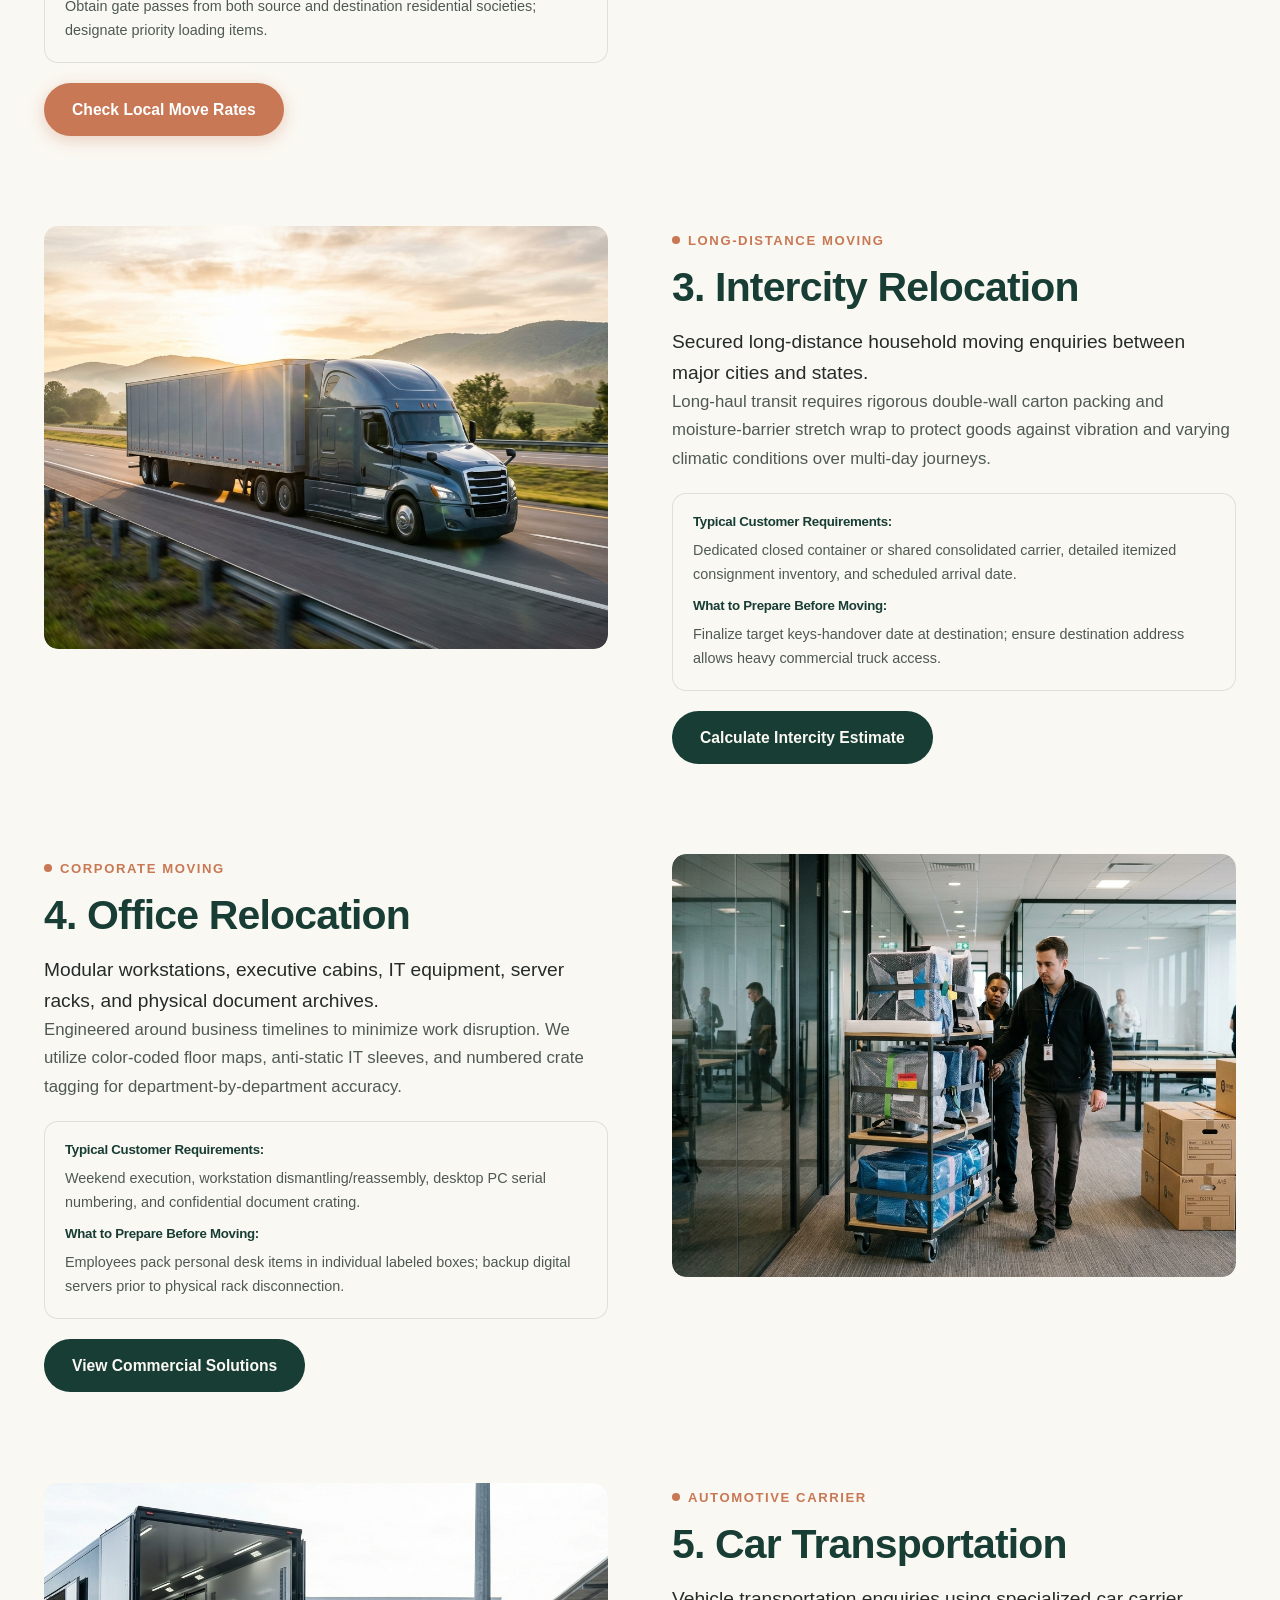
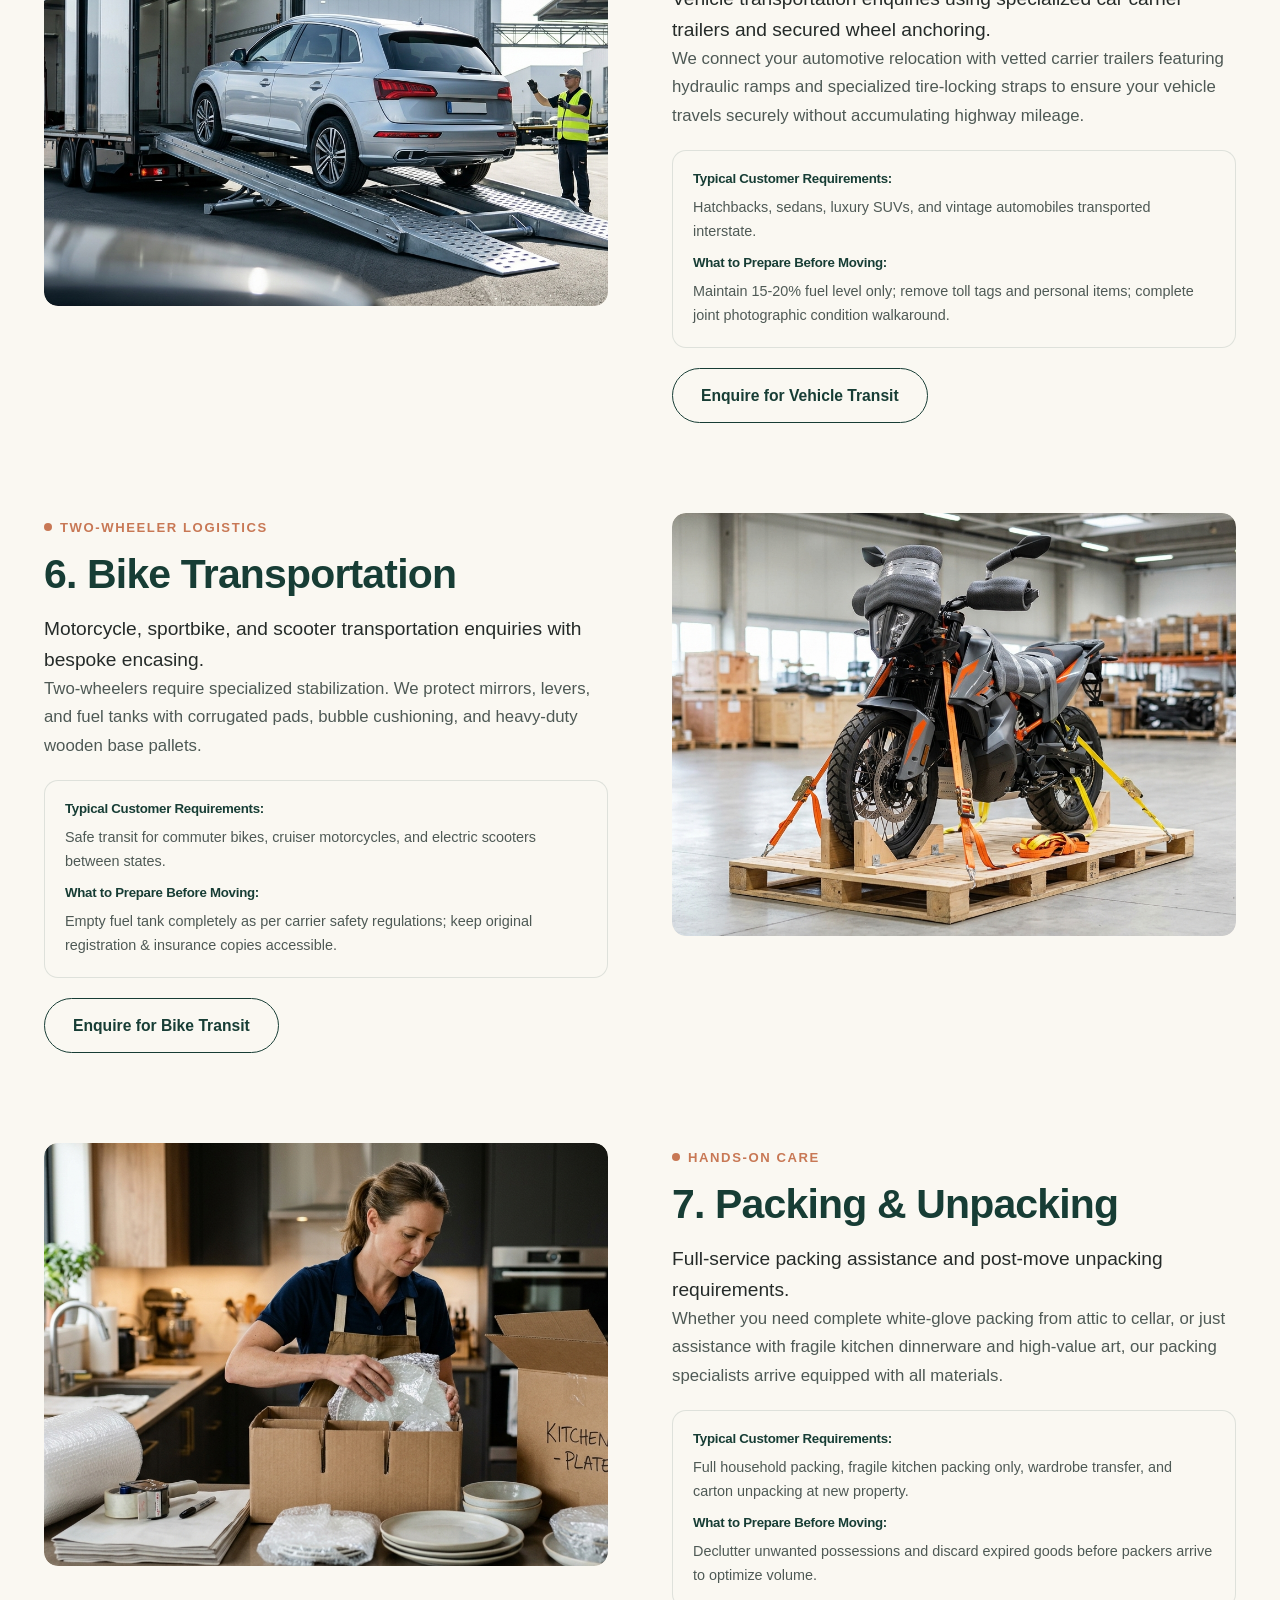
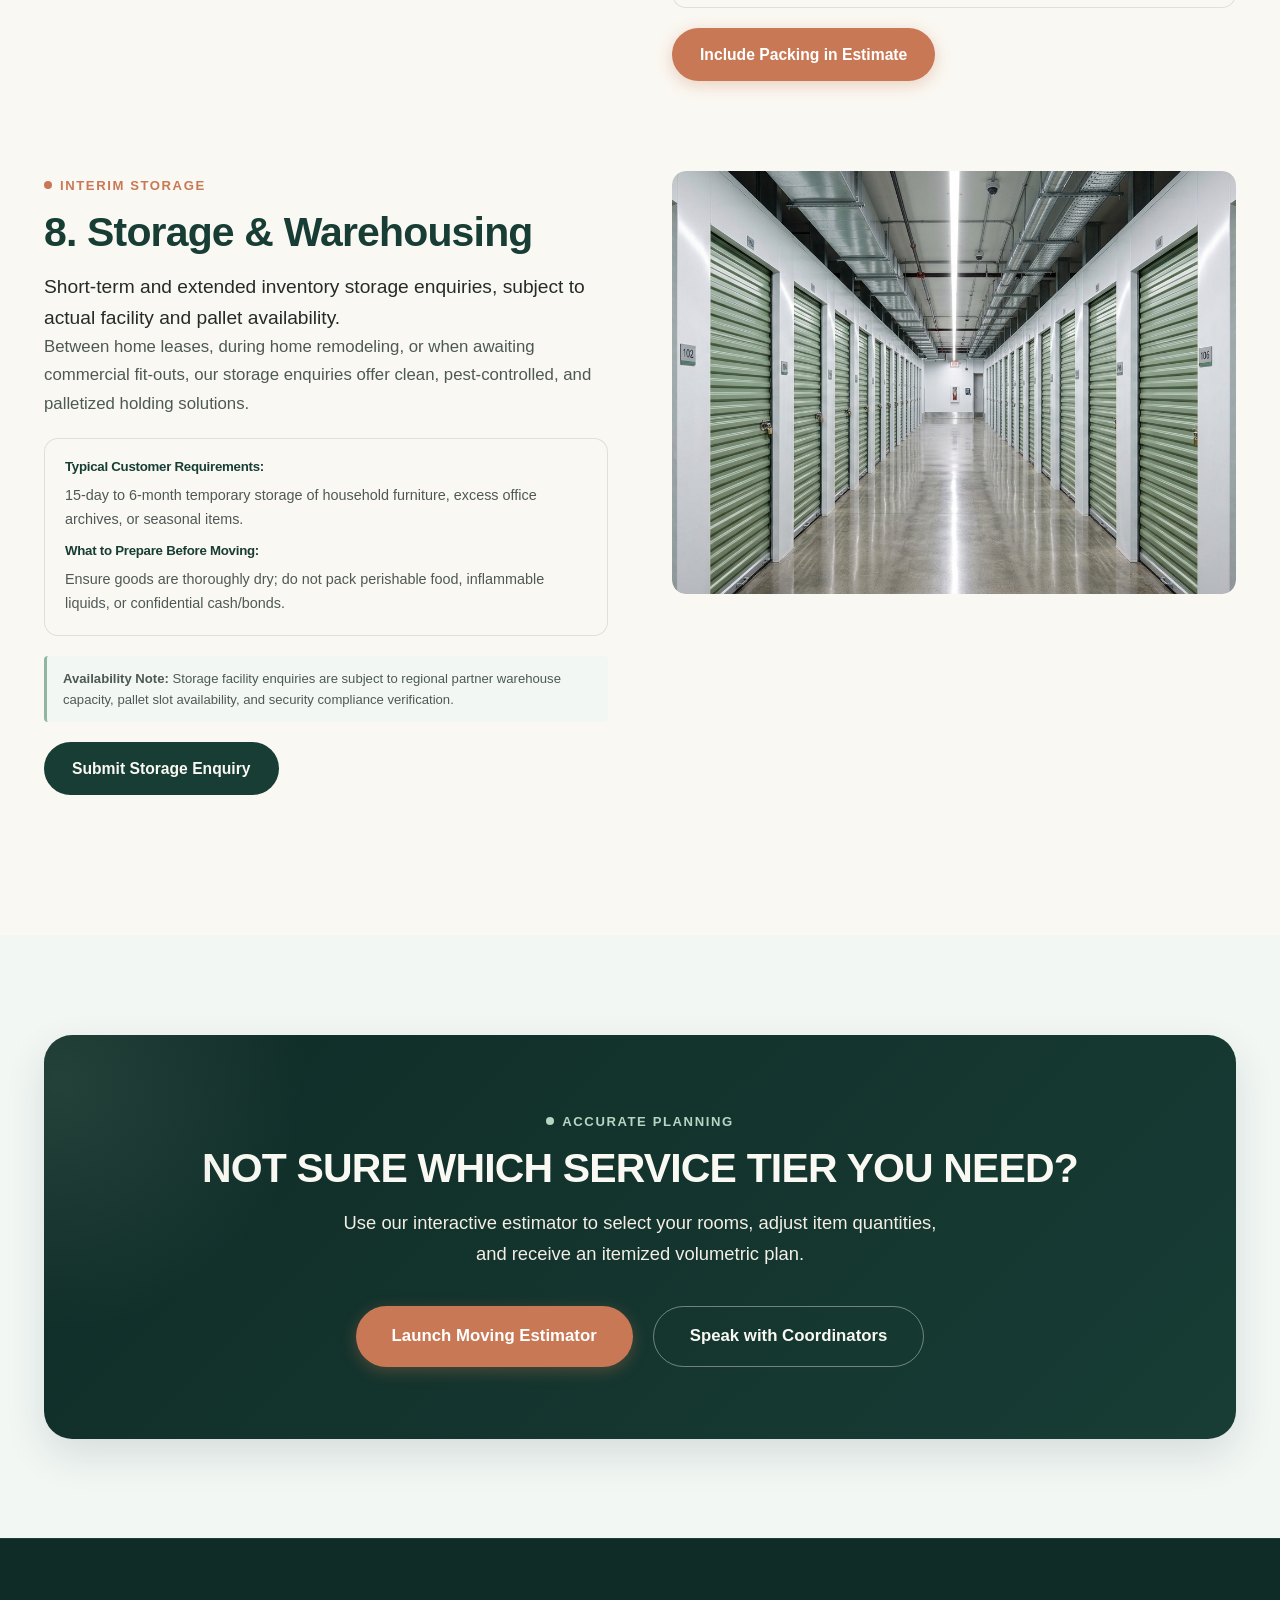
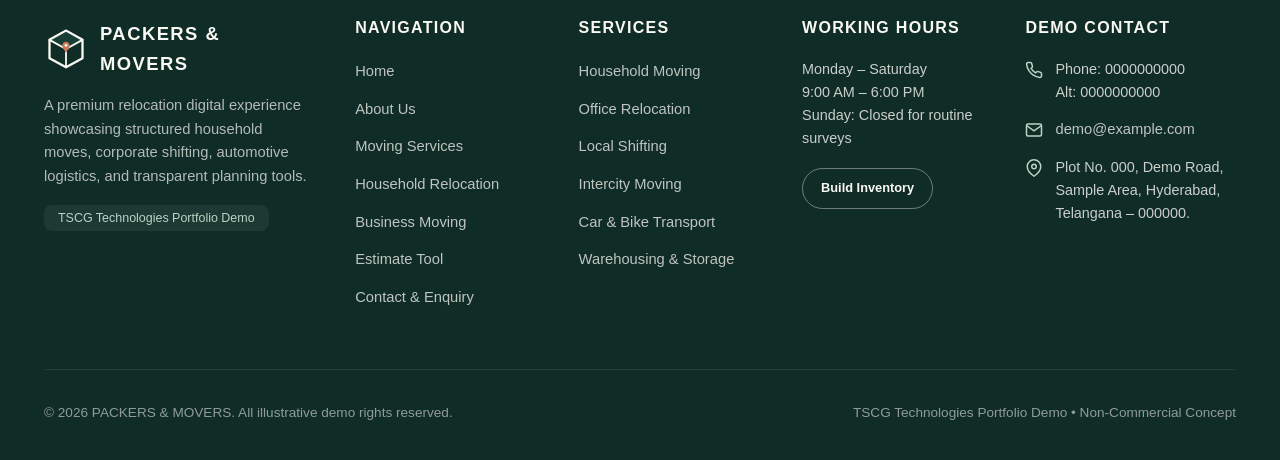
<file: services.html>
<!DOCTYPE html>
<html lang="en">
<head>
  <meta charset="UTF-8">
  <meta name="viewport" content="width=device-width, initial-scale=1.0">
  <title>Moving Services — PACKERS & MOVERS</title>
  <meta name="description" content="Explore our full spectrum of relocation services: Household moving, corporate shifting, local moves, intercity transit, car & bike carriers, and warehousing.">
  <link rel="canonical" href="https://example.com/services.html">

  <meta property="og:title" content="Moving Services — PACKERS & MOVERS">
  <meta property="og:description" content="Comprehensive relocation solutions with structured multi-layer packing, dedicated carriers, and transparent planning.">
  <meta property="og:type" content="website">

  <link rel="stylesheet" href="css/style.css">
</head>
<body>

  <!-- Floating Sticky Quote Widget -->
  <a href="moving-estimator.html" class="floating-quote-btn" aria-label="Calculate instant moving estimate">
    <svg viewBox="0 0 24 24" fill="none" stroke="currentColor" stroke-width="2">
      <rect x="3" y="4" width="18" height="16" rx="2"></rect>
      <line x1="8" y1="2" x2="8" y2="6"></line>
      <line x1="16" y1="2" x2="16" y2="6"></line>
      <line x1="8" y1="10" x2="16" y2="10"></line>
      <line x1="8" y1="14" x2="12" y2="14"></line>
    </svg>
    <span>Instant Estimate</span>
  </a>

  <!-- NAVIGATION -->
  <header class="site-header" id="site_header">
    <div class="container header-container">
      <a href="index.html" class="brand" aria-label="Packers & Movers Homepage">
        <svg class="brand-symbol" viewBox="0 0 48 48" fill="none">
          <path d="M24 4L42 14V34L24 44L6 34V14L24 4Z" stroke="#173D35" stroke-width="2.5" stroke-linejoin="round"/>
          <path d="M24 4L42 14L24 24L6 14L24 4Z" fill="#FAF8F2" stroke="#173D35" stroke-width="2" stroke-linejoin="round"/>
          <path d="M24 24V44" stroke="#173D35" stroke-width="2"/>
          <path d="M12 8C16 4 32 4 36 8" stroke="#C87855" stroke-width="2" stroke-linecap="round" stroke-dasharray="2 3"/>
          <path d="M24 16C21.79 16 20 17.79 20 20C20 23.5 24 28 24 28C24 28 28 23.5 28 20C28 17.79 26.21 16 24 16Z" fill="#C87855"/>
          <circle cx="24" cy="20" r="1.5" fill="#FAF8F2"/>
        </svg>
        <span class="brand-logo-text">PACKERS &amp; MOVERS</span>
      </a>

      <nav class="header-nav" id="main_navigation" aria-label="Primary Navigation">
        <ul class="nav-list">
          <li><a href="index.html" class="nav-link">Home</a></li>
          <li><a href="about.html" class="nav-link">About</a></li>
          <li class="nav-item-dropdown">
            <button type="button" class="nav-link dropdown-toggle active" aria-expanded="false" aria-haspopup="true">
              <span>Services</span>
              <svg class="dropdown-chevron" viewBox="0 0 24 24" fill="none" stroke="currentColor" stroke-width="2.5" stroke-linecap="round" stroke-linejoin="round" aria-hidden="true">
                <polyline points="6 9 12 15 18 9"></polyline>
              </svg>
            </button>
            <div class="dropdown-menu">
              <a href="services.html" class="dropdown-item active">
                <span class="dropdown-item-title">All Moving Services</span>
                <span class="dropdown-item-desc">Comprehensive residential &amp; commercial solutions</span>
              </a>
              <a href="household.html" class="dropdown-item">
                <span class="dropdown-item-title">Household Moving</span>
                <span class="dropdown-item-desc">Apartments, villas, and fragile item packing</span>
              </a>
              <a href="commercial.html" class="dropdown-item">
                <span class="dropdown-item-title">Office &amp; Commercial</span>
                <span class="dropdown-item-desc">Workstations, servers, archives &amp; retail</span>
              </a>
              <a href="moving-estimator.html" class="dropdown-item">
                <span class="dropdown-item-title">Moving Estimator</span>
                <span class="dropdown-item-desc">Interactive room &amp; item volume builder</span>
              </a>
            </div>
          </li>
          <li><a href="contact.html" class="nav-link">Contact</a></li>
        </ul>
        <!-- Mobile Drawer CTA Button (Only visible on mobile drawer, hidden on desktop) -->
        <div class="nav-mobile-cta">
          <a href="moving-estimator.html" class="btn btn-primary" style="width: 100%;">Get a Free Quote</a>
        </div>
      </nav>

      <div class="header-actions">
        <a href="moving-estimator.html" class="btn btn-primary btn-sm">Get a Free Quote</a>
        <button type="button" class="mobile-toggle" aria-label="Toggle navigation menu" aria-expanded="false" aria-controls="main_navigation">
          <span></span>
          <span></span>
          <span></span>
        </button>
      </div>
    </div>
  </header>

  <main>
    <!-- SERVICES HERO -->
    <section class="hero-section" id="services-hero">
      <div class="container">
        <div class="section-header centered reveal-on-scroll">
          <span class="eyebrow">End-to-End Capabilities</span>
          <h1 class="hero-headline">COMPREHENSIVE RELOCATION SERVICES</h1>
          <p class="section-subtitle" style="max-width: 760px; margin: 0 auto;">
            Explore our specialized relocation divisions. Each service incorporates structured packing standards, dedicated carriers, and clear pre-move planning.
          </p>
          <div style="margin-top: 24px;">
            <span class="widget-demo-tag">Illustrative Portfolio Showcase</span>
          </div>
        </div>
      </div>
    </section>

    <!-- DETAILED SERVICES LISTING -->
    <section class="section" id="all-services" style="padding-top: 20px;">
      <div class="container">
        
        <!-- SERVICE 1: Household Relocation -->
        <div class="split-grid reveal-on-scroll" id="household-relocation" style="margin-bottom: 90px; align-items: start;">
          <div>
            <div class="media-wrapper ratio-4-3">
              <img src="images/service-household-relocation.jpg" alt="Household Relocation Services" class="responsive-img" loading="lazy">
            </div>
          </div>
          <div>
            <span class="eyebrow">Residential Relocation</span>
            <h2 class="section-title">1. Household Relocation</h2>
            <p class="lead">
              Complete moving enquiries for homes, apartments, gated communities, and multi-storey villas.
            </p>
            <p>
              Designed to take the physical and mental strain out of family relocations. Our teams handle complete furniture dismantling, fragile glassware packaging, and systematic room-by-room delivery.
            </p>

            <div style="background: var(--color-warm-ivory); border: 1px solid var(--color-border); border-radius: var(--radius-md); padding: 20px; margin: 20px 0;">
              <h5 style="margin-bottom: 8px; color: var(--color-deep-forest);">Typical Customer Requirements:</h5>
              <p style="font-size: 0.9rem; margin-bottom: 12px;">Full packing, master bedroom disassembly, dining marble top handling, appliance transit, and unpacking in new home.</p>
              
              <h5 style="margin-bottom: 8px; color: var(--color-deep-forest);">What to Prepare Before Moving:</h5>
              <p style="font-size: 0.9rem; margin: 0;">Separate personal jewelry/documents, defrost refrigerators 24 hrs prior, and reserve elevator permissions with building societies.</p>
            </div>

            <div style="display: flex; gap: 16px; flex-wrap: wrap;">
              <a href="household.html" class="btn btn-secondary">Explore Household Moving</a>
              <a href="moving-estimator.html" class="btn btn-outline">Estimate Household Move</a>
            </div>
          </div>
        </div>

        <!-- SERVICE 2: Local Shifting -->
        <div class="split-grid reveal-on-scroll" id="local-moving" style="margin-bottom: 90px; align-items: start;">
          <div style="order: 2;">
            <div class="media-wrapper ratio-4-3">
              <img src="images/service-local-shifting.jpg" alt="Local City Shifting Logistics" class="responsive-img" loading="lazy">
            </div>
          </div>
          <div style="order: 1;">
            <span class="eyebrow">Intra-City Logistics</span>
            <h2 class="section-title">2. Local Shifting</h2>
            <p class="lead">
              Rapid, organized moves within a city or neighboring suburban areas.
            </p>
            <p>
              When moving within the same city, speed and timing matter most. We coordinate dedicated vehicles and compact crews to execute packing, transit, and unloading within a single focused day without disrupting your schedule.
            </p>

            <div style="background: var(--color-warm-ivory); border: 1px solid var(--color-border); border-radius: var(--radius-md); padding: 20px; margin: 20px 0;">
              <h5 style="margin-bottom: 8px; color: var(--color-deep-forest);">Typical Customer Requirements:</h5>
              <p style="font-size: 0.9rem; margin-bottom: 12px;">Same-day dispatch and delivery, basic furniture wrap, appliance transport, and quick bed reassembly.</p>
              
              <h5 style="margin-bottom: 8px; color: var(--color-deep-forest);">What to Prepare Before Moving:</h5>
              <p style="font-size: 0.9rem; margin: 0;">Obtain gate passes from both source and destination residential societies; designate priority loading items.</p>
            </div>

            <div>
              <a href="moving-estimator.html" class="btn btn-primary">Check Local Move Rates</a>
            </div>
          </div>
        </div>

        <!-- SERVICE 3: Intercity Relocation -->
        <div class="split-grid reveal-on-scroll" id="intercity-moving" style="margin-bottom: 90px; align-items: start;">
          <div>
            <div class="media-wrapper ratio-4-3">
              <img src="images/service-intercity-relocation.jpg" alt="Intercity Highway Relocation Transit" class="responsive-img" loading="lazy">
            </div>
          </div>
          <div>
            <span class="eyebrow">Long-Distance Moving</span>
            <h2 class="section-title">3. Intercity Relocation</h2>
            <p class="lead">
              Secured long-distance household moving enquiries between major cities and states.
            </p>
            <p>
              Long-haul transit requires rigorous double-wall carton packing and moisture-barrier stretch wrap to protect goods against vibration and varying climatic conditions over multi-day journeys.
            </p>

            <div style="background: var(--color-warm-ivory); border: 1px solid var(--color-border); border-radius: var(--radius-md); padding: 20px; margin: 20px 0;">
              <h5 style="margin-bottom: 8px; color: var(--color-deep-forest);">Typical Customer Requirements:</h5>
              <p style="font-size: 0.9rem; margin-bottom: 12px;">Dedicated closed container or shared consolidated carrier, detailed itemized consignment inventory, and scheduled arrival date.</p>
              
              <h5 style="margin-bottom: 8px; color: var(--color-deep-forest);">What to Prepare Before Moving:</h5>
              <p style="font-size: 0.9rem; margin: 0;">Finalize target keys-handover date at destination; ensure destination address allows heavy commercial truck access.</p>
            </div>

            <div>
              <a href="moving-estimator.html" class="btn btn-secondary">Calculate Intercity Estimate</a>
            </div>
          </div>
        </div>

        <!-- SERVICE 4: Office Relocation -->
        <div class="split-grid reveal-on-scroll" id="office-relocation" style="margin-bottom: 90px; align-items: start;">
          <div style="order: 2;">
            <div class="media-wrapper ratio-4-3">
              <img src="images/service-commercial-office.jpg" alt="Commercial Office Workspace Relocation" class="responsive-img" loading="lazy">
            </div>
          </div>
          <div style="order: 1;">
            <span class="eyebrow">Corporate Moving</span>
            <h2 class="section-title">4. Office Relocation</h2>
            <p class="lead">
              Modular workstations, executive cabins, IT equipment, server racks, and physical document archives.
            </p>
            <p>
              Engineered around business timelines to minimize work disruption. We utilize color-coded floor maps, anti-static IT sleeves, and numbered crate tagging for department-by-department accuracy.
            </p>

            <div style="background: var(--color-warm-ivory); border: 1px solid var(--color-border); border-radius: var(--radius-md); padding: 20px; margin: 20px 0;">
              <h5 style="margin-bottom: 8px; color: var(--color-deep-forest);">Typical Customer Requirements:</h5>
              <p style="font-size: 0.9rem; margin-bottom: 12px;">Weekend execution, workstation dismantling/reassembly, desktop PC serial numbering, and confidential document crating.</p>
              
              <h5 style="margin-bottom: 8px; color: var(--color-deep-forest);">What to Prepare Before Moving:</h5>
              <p style="font-size: 0.9rem; margin: 0;">Employees pack personal desk items in individual labeled boxes; backup digital servers prior to physical rack disconnection.</p>
            </div>

            <div>
              <a href="commercial.html" class="btn btn-secondary">View Commercial Solutions</a>
            </div>
          </div>
        </div>

        <!-- SERVICE 5: Car Transportation -->
        <div class="split-grid reveal-on-scroll" id="car-transport" style="margin-bottom: 90px; align-items: start;">
          <div>
            <div class="media-wrapper ratio-4-3">
              <img src="images/service-car-transport.jpg" alt="Enclosed Car Carrier Transportation" class="responsive-img" loading="lazy">
            </div>
          </div>
          <div>
            <span class="eyebrow">Automotive Carrier</span>
            <h2 class="section-title">5. Car Transportation</h2>
            <p class="lead">
              Vehicle transportation enquiries using specialized car carrier trailers and secured wheel anchoring.
            </p>
            <p>
              We connect your automotive relocation with vetted carrier trailers featuring hydraulic ramps and specialized tire-locking straps to ensure your vehicle travels securely without accumulating highway mileage.
            </p>

            <div style="background: var(--color-warm-ivory); border: 1px solid var(--color-border); border-radius: var(--radius-md); padding: 20px; margin: 20px 0;">
              <h5 style="margin-bottom: 8px; color: var(--color-deep-forest);">Typical Customer Requirements:</h5>
              <p style="font-size: 0.9rem; margin-bottom: 12px;">Hatchbacks, sedans, luxury SUVs, and vintage automobiles transported interstate.</p>
              
              <h5 style="margin-bottom: 8px; color: var(--color-deep-forest);">What to Prepare Before Moving:</h5>
              <p style="font-size: 0.9rem; margin: 0;">Maintain 15-20% fuel level only; remove toll tags and personal items; complete joint photographic condition walkaround.</p>
            </div>

            <div>
              <a href="contact.html" class="btn btn-outline">Enquire for Vehicle Transit</a>
            </div>
          </div>
        </div>

        <!-- SERVICE 6: Bike Transportation -->
        <div class="split-grid reveal-on-scroll" id="bike-transport" style="margin-bottom: 90px; align-items: start;">
          <div style="order: 2;">
            <div class="media-wrapper ratio-4-3">
              <img src="images/service-bike-transport.jpg" alt="Two-Wheeler Motorcycle Transportation" class="responsive-img" loading="lazy">
            </div>
          </div>
          <div style="order: 1;">
            <span class="eyebrow">Two-Wheeler Logistics</span>
            <h2 class="section-title">6. Bike Transportation</h2>
            <p class="lead">
              Motorcycle, sportbike, and scooter transportation enquiries with bespoke encasing.
            </p>
            <p>
              Two-wheelers require specialized stabilization. We protect mirrors, levers, and fuel tanks with corrugated pads, bubble cushioning, and heavy-duty wooden base pallets.
            </p>

            <div style="background: var(--color-warm-ivory); border: 1px solid var(--color-border); border-radius: var(--radius-md); padding: 20px; margin: 20px 0;">
              <h5 style="margin-bottom: 8px; color: var(--color-deep-forest);">Typical Customer Requirements:</h5>
              <p style="font-size: 0.9rem; margin-bottom: 12px;">Safe transit for commuter bikes, cruiser motorcycles, and electric scooters between states.</p>
              
              <h5 style="margin-bottom: 8px; color: var(--color-deep-forest);">What to Prepare Before Moving:</h5>
              <p style="font-size: 0.9rem; margin: 0;">Empty fuel tank completely as per carrier safety regulations; keep original registration &amp; insurance copies accessible.</p>
            </div>

            <div>
              <a href="contact.html" class="btn btn-outline">Enquire for Bike Transit</a>
            </div>
          </div>
        </div>

        <!-- SERVICE 7: Packing & Unpacking -->
        <div class="split-grid reveal-on-scroll" id="packing-service" style="margin-bottom: 90px; align-items: start;">
          <div>
            <div class="media-wrapper ratio-4-3">
              <img src="images/service-packing-unpacking.jpg" alt="Professional Household Packing and Unpacking" class="responsive-img" loading="lazy">
            </div>
          </div>
          <div>
            <span class="eyebrow">Hands-On Care</span>
            <h2 class="section-title">7. Packing &amp; Unpacking</h2>
            <p class="lead">
              Full-service packing assistance and post-move unpacking requirements.
            </p>
            <p>
              Whether you need complete white-glove packing from attic to cellar, or just assistance with fragile kitchen dinnerware and high-value art, our packing specialists arrive equipped with all materials.
            </p>

            <div style="background: var(--color-warm-ivory); border: 1px solid var(--color-border); border-radius: var(--radius-md); padding: 20px; margin: 20px 0;">
              <h5 style="margin-bottom: 8px; color: var(--color-deep-forest);">Typical Customer Requirements:</h5>
              <p style="font-size: 0.9rem; margin-bottom: 12px;">Full household packing, fragile kitchen packing only, wardrobe transfer, and carton unpacking at new property.</p>
              
              <h5 style="margin-bottom: 8px; color: var(--color-deep-forest);">What to Prepare Before Moving:</h5>
              <p style="font-size: 0.9rem; margin: 0;">Declutter unwanted possessions and discard expired goods before packers arrive to optimize volume.</p>
            </div>

            <div>
              <a href="moving-estimator.html" class="btn btn-primary">Include Packing in Estimate</a>
            </div>
          </div>
        </div>

        <!-- SERVICE 8: Storage & Warehousing -->
        <div class="split-grid reveal-on-scroll" id="storage-solutions" style="margin-bottom: 40px; align-items: start;">
          <div style="order: 2;">
            <div class="media-wrapper ratio-4-3">
              <img src="images/service-warehouse-facility.jpg" alt="Palletized Storage Warehouse Facility" class="responsive-img" loading="lazy">
            </div>
          </div>
          <div style="order: 1;">
            <span class="eyebrow">Interim Storage</span>
            <h2 class="section-title">8. Storage &amp; Warehousing</h2>
            <p class="lead">
              Short-term and extended inventory storage enquiries, subject to actual facility and pallet availability.
            </p>
            <p>
              Between home leases, during home remodeling, or when awaiting commercial fit-outs, our storage enquiries offer clean, pest-controlled, and palletized holding solutions.
            </p>

            <div style="background: var(--color-warm-ivory); border: 1px solid var(--color-border); border-radius: var(--radius-md); padding: 20px; margin: 20px 0;">
              <h5 style="margin-bottom: 8px; color: var(--color-deep-forest);">Typical Customer Requirements:</h5>
              <p style="font-size: 0.9rem; margin-bottom: 12px;">15-day to 6-month temporary storage of household furniture, excess office archives, or seasonal items.</p>
              
              <h5 style="margin-bottom: 8px; color: var(--color-deep-forest);">What to Prepare Before Moving:</h5>
              <p style="font-size: 0.9rem; margin: 0;">Ensure goods are thoroughly dry; do not pack perishable food, inflammable liquids, or confidential cash/bonds.</p>
            </div>

            <div class="vehicle-disclaimer-box" style="margin-bottom: 20px;">
              <strong>Availability Note:</strong> Storage facility enquiries are subject to regional partner warehouse capacity, pallet slot availability, and security compliance verification.
            </div>

            <div>
              <a href="contact.html" class="btn btn-secondary">Submit Storage Enquiry</a>
            </div>
          </div>
        </div>

      </div>
    </section>

    <!-- FINAL CTA -->
    <section class="section section-mint">
      <div class="container">
        <div class="cta-banner reveal-on-scroll">
          <span class="eyebrow" style="color: var(--color-sage-light);">Accurate Planning</span>
          <h2>NOT SURE WHICH SERVICE TIER YOU NEED?</h2>
          <p>
            Use our interactive estimator to select your rooms, adjust item quantities, and receive an itemized volumetric plan.
          </p>
          <div class="cta-btn-group">
            <a href="moving-estimator.html" class="btn btn-primary btn-lg">Launch Moving Estimator</a>
            <a href="contact.html" class="btn btn-outline-light btn-lg">Speak with Coordinators</a>
          </div>
        </div>
      </div>
    </section>
  </main>

  <!-- FOOTER -->
  <footer class="site-footer">
    <div class="container">
      <div class="footer-grid">
        <div class="footer-brand-col">
          <div class="brand">
            <svg class="brand-symbol" viewBox="0 0 48 48" fill="none">
              <path d="M24 4L42 14V34L24 44L6 34V14L24 4Z" stroke="#FAF8F2" stroke-width="2.5" stroke-linejoin="round"/>
              <path d="M24 4L42 14L24 24L6 14L24 4Z" fill="#173D35" stroke="#FAF8F2" stroke-width="2" stroke-linejoin="round"/>
              <path d="M24 24V44" stroke="#FAF8F2" stroke-width="2"/>
              <path d="M24 16C21.79 16 20 17.79 20 20C20 23.5 24 28 24 28C24 28 28 23.5 28 20C28 17.79 26.21 16 24 16Z" fill="#C87855"/>
              <circle cx="24" cy="20" r="1.5" fill="#FAF8F2"/>
            </svg>
            <span class="brand-logo-text">PACKERS &amp; MOVERS</span>
          </div>
          <p class="footer-desc">
            A premium relocation digital experience showcasing structured household moves, corporate shifting, automotive logistics, and transparent planning tools.
          </p>
          <div style="margin-top: 16px;">
            <span class="footer-demo-notice">TSCG Technologies Portfolio Demo</span>
          </div>
        </div>

        <div>
          <h4 class="footer-heading">Navigation</h4>
          <ul class="footer-links-list">
            <li><a href="index.html" class="footer-link">Home</a></li>
            <li><a href="about.html" class="footer-link">About Us</a></li>
            <li><a href="services.html" class="footer-link">Moving Services</a></li>
            <li><a href="household.html" class="footer-link">Household Relocation</a></li>
            <li><a href="commercial.html" class="footer-link">Business Moving</a></li>
            <li><a href="moving-estimator.html" class="footer-link">Estimate Tool</a></li>
            <li><a href="contact.html" class="footer-link">Contact &amp; Enquiry</a></li>
          </ul>
        </div>

        <div>
          <h4 class="footer-heading">Services</h4>
          <ul class="footer-links-list">
            <li><a href="household.html" class="footer-link">Household Moving</a></li>
            <li><a href="commercial.html" class="footer-link">Office Relocation</a></li>
            <li><a href="services.html#local-moving" class="footer-link">Local Shifting</a></li>
            <li><a href="services.html#intercity-moving" class="footer-link">Intercity Moving</a></li>
            <li><a href="services.html#vehicle-transport" class="footer-link">Car &amp; Bike Transport</a></li>
            <li><a href="services.html#storage-solutions" class="footer-link">Warehousing &amp; Storage</a></li>
          </ul>
        </div>

        <div>
          <h4 class="footer-heading">Working Hours</h4>
          <p style="font-size: 0.9rem; color: rgba(250, 248, 242, 0.8); line-height: 1.6;">
            Monday – Saturday<br>
            9:00 AM – 6:00 PM<br>
            Sunday: Closed for routine surveys
          </p>
          <div style="margin-top: 18px;">
            <a href="moving-estimator.html" class="btn btn-outline-light btn-sm" style="font-size: 0.8rem;">Build Inventory</a>
          </div>
        </div>

        <div>
          <h4 class="footer-heading">Demo Contact</h4>
          <div class="footer-contact-item">
            <svg viewBox="0 0 24 24" fill="none" stroke="currentColor" stroke-width="2"><path d="M22 16.92v3a2 2 0 0 1-2.18 2 19.79 19.79 0 0 1-8.63-3.07 19.5 19.5 0 0 1-6-6 19.79 19.79 0 0 1-3.07-8.67A2 2 0 0 1 4.11 2h3a2 2 0 0 1 2 1.72 12.84 12.84 0 0 0 .7 2.81 2 2 0 0 1-.45 2.11L8.09 9.91a16 16 0 0 0 6 6l1.27-1.27a2 2 0 0 1 2.11-.45 12.84 12.84 0 0 0 2.81.7A2 2 0 0 1 22 16.92z"/></svg>
            <div>
              <span>Phone: 0000000000</span><br>
              <span>Alt: 0000000000</span>
            </div>
          </div>
          <div class="footer-contact-item">
            <svg viewBox="0 0 24 24" fill="none" stroke="currentColor" stroke-width="2"><path d="M4 4h16c1.1 0 2 .9 2 2v12c0 1.1-.9 2-2 2H4c-1.1 0-2-.9-2-2V6c0-1.1.9-2 2-2z"/><polyline points="22,6 12,13 2,6"/></svg>
            <div>
              <a href="mailto:demo@example.com" class="footer-link">demo@example.com</a>
            </div>
          </div>
          <div class="footer-contact-item">
            <svg viewBox="0 0 24 24" fill="none" stroke="currentColor" stroke-width="2"><path d="M21 10c0 7-9 13-9 13s-9-6-9-13a9 9 0 0 1 18 0z"/><circle cx="12" cy="10" r="3"/></svg>
            <div>
              <span>Plot No. 000, Demo Road, Sample Area, Hyderabad, Telangana – 000000.</span>
            </div>
          </div>
        </div>
      </div>

      <div class="footer-bottom">
        <div>
          &copy; <span class="current-year">2026</span> PACKERS &amp; MOVERS. All illustrative demo rights reserved.
        </div>
        <div>
          <span>TSCG Technologies Portfolio Demo • Non-Commercial Concept</span>
        </div>
      </div>
    </div>
  </footer>

  <script src="js/navigation.js"></script>
  <script src="js/animations.js"></script>
  <script src="js/main.js"></script>
</body>
</html>
</file>
<file: css/style.css>
/* ==========================================================================
   PACKERS & MOVERS — PREMIUM DESIGN SYSTEM & CORE STYLES
   TSCG Technologies Portfolio Demo
   Color Palette:
     Deep Forest:   #173D35
     Dark Green:    #102C27
     Sage:          #91B6A0
     Soft Mint:     #E7F1EA
     Warm Ivory:    #FAF8F2
     Sand Beige:    #E8DDCC
     Terracotta:    #C87855
     Charcoal:      #252B29
   ========================================================================== */

:root {
  /* Color Tokens */
  --color-deep-forest: #173D35;
  --color-dark-green:  #102C27;
  --color-sage:        #91B6A0;
  --color-sage-light:  #B8D4C3;
  --color-soft-mint:   #E7F1EA;
  --color-soft-mint-subtle: #F2F7F4;
  --color-warm-ivory:  #FAF8F2;
  --color-sand-beige:  #E8DDCC;
  --color-sand-light:  #F4EFE6;
  --color-terracotta:  #C87855;
  --color-terracotta-hover: #B46644;
  --color-charcoal:    #252B29;
  --color-charcoal-muted: #4E5955;
  --color-white:       #FFFFFF;
  --color-border:      rgba(23, 61, 53, 0.12);
  --color-border-subtle: rgba(23, 61, 53, 0.06);

  /* Typography */
  --font-sans: -apple-system, BlinkMacSystemFont, "Segoe UI", Roboto, "Helvetica Neue", Arial, sans-serif;
  --font-serif: "Playfair Display", Georgia, "Times New Roman", serif;
  
  /* Radii */
  --radius-xs: 4px;
  --radius-sm: 8px;
  --radius-md: 14px;
  --radius-lg: 20px;
  --radius-xl: 28px;
  --radius-pill: 9999px;

  /* Elevations / Shadows */
  --shadow-sm: 0 2px 8px rgba(16, 44, 39, 0.05);
  --shadow-md: 0 8px 24px rgba(16, 44, 39, 0.08);
  --shadow-lg: 0 16px 40px rgba(16, 44, 39, 0.12);
  --shadow-hover: 0 20px 48px rgba(16, 44, 39, 0.16);

  /* Transitions */
  --transition-fast: 0.18s cubic-bezier(0.16, 1, 0.3, 1);
  --transition-normal: 0.28s cubic-bezier(0.16, 1, 0.3, 1);
  --transition-smooth: 0.45s cubic-bezier(0.16, 1, 0.3, 1);

  /* Container */
  --container-max: 1240px;
  --header-height: 84px;
}

/* Reset & Box Sizing */
*, *::before, *::after {
  box-sizing: border-box;
  margin: 0;
  padding: 0;
}

html {
  font-size: 16px;
  scroll-behavior: smooth;
  -webkit-font-smoothing: antialiased;
  -moz-osx-font-smoothing: grayscale;
}

body {
  font-family: var(--font-sans);
  background-color: var(--color-warm-ivory);
  color: var(--color-charcoal);
  line-height: 1.6;
  overflow-x: hidden;
  min-height: 100vh;
  display: flex;
  flex-direction: column;
}

/* Reduced Motion */
@media (prefers-reduced-motion: reduce) {
  *, *::before, *::after {
    animation-duration: 0.01ms !important;
    animation-iteration-count: 1 !important;
    transition-duration: 0.01ms !important;
    scroll-behavior: auto !important;
  }
}

/* Typography Scale */
h1, h2, h3, h4, h5, h6 {
  color: var(--color-deep-forest);
  font-weight: 700;
  line-height: 1.18;
  letter-spacing: -0.02em;
}

h1 {
  font-size: clamp(2.4rem, 4.2vw, 3.8rem);
  font-weight: 800;
}

h2 {
  font-size: clamp(1.9rem, 3.2vw, 2.75rem);
}

h3 {
  font-size: clamp(1.35rem, 2vw, 1.75rem);
}

h4 {
  font-size: 1.2rem;
}

p {
  color: var(--color-charcoal-muted);
  font-size: 1.05rem;
  line-height: 1.68;
}

p.lead {
  font-size: 1.2rem;
  line-height: 1.6;
  color: var(--color-charcoal);
}

a {
  color: var(--color-deep-forest);
  text-decoration: none;
  transition: color var(--transition-fast);
}

a:hover {
  color: var(--color-terracotta);
}

img {
  max-width: 100%;
  height: auto;
  display: block;
}

ul, ol {
  list-style: none;
}

button, input, select, textarea {
  font: inherit;
  color: inherit;
}

button {
  cursor: pointer;
  border: none;
  background: none;
}

/* Layout Utilities */
.container {
  width: 100%;
  max-width: var(--container-max);
  margin-left: auto;
  margin-right: auto;
  padding-left: 24px;
  padding-right: 24px;
}

.section {
  padding: 100px 0;
  position: relative;
}

.section-sm {
  padding: 60px 0;
}

.section-dark {
  background-color: var(--color-deep-forest);
  color: var(--color-warm-ivory);
}

.section-dark h1,
.section-dark h2,
.section-dark h3,
.section-dark h4 {
  color: var(--color-warm-ivory);
}

.section-dark p {
  color: var(--color-sand-light);
}

.section-mint {
  background-color: var(--color-soft-mint-subtle);
}

.section-sand {
  background-color: var(--color-sand-light);
}

.section-white {
  background-color: var(--color-white);
}

/* Section Header Component */
.section-header {
  margin-bottom: 56px;
  max-width: 720px;
}

.section-header.centered {
  margin-left: auto;
  margin-right: auto;
  text-align: center;
}

.eyebrow {
  display: inline-flex;
  align-items: center;
  gap: 8px;
  font-size: 0.82rem;
  font-weight: 700;
  text-transform: uppercase;
  letter-spacing: 0.12em;
  color: var(--color-terracotta);
  margin-bottom: 12px;
}

.section-dark .eyebrow {
  color: var(--color-sage-light);
}

.eyebrow::before {
  content: "";
  display: inline-block;
  width: 8px;
  height: 8px;
  border-radius: 50%;
  background-color: currentColor;
}

.section-title {
  margin-bottom: 16px;
}

.section-subtitle {
  font-size: 1.125rem;
  color: var(--color-charcoal-muted);
}

/* Buttons */
.btn {
  display: inline-flex;
  align-items: center;
  justify-content: center;
  gap: 10px;
  padding: 14px 28px;
  font-weight: 600;
  font-size: 0.98rem;
  border-radius: var(--radius-pill);
  transition: all var(--transition-fast);
  text-align: center;
  white-space: nowrap;
}

.btn:focus-visible {
  outline: 3px solid var(--color-terracotta);
  outline-offset: 3px;
}

.btn-primary {
  background-color: var(--color-terracotta);
  color: var(--color-white);
  box-shadow: 0 4px 16px rgba(200, 120, 85, 0.32);
}

.btn-primary:hover {
  background-color: var(--color-terracotta-hover);
  color: var(--color-white);
  transform: translateY(-2px);
  box-shadow: 0 8px 24px rgba(200, 120, 85, 0.4);
}

.btn-secondary {
  background-color: var(--color-deep-forest);
  color: var(--color-warm-ivory);
}

.btn-secondary:hover {
  background-color: var(--color-dark-green);
  color: var(--color-white);
  transform: translateY(-2px);
  box-shadow: 0 8px 20px rgba(16, 44, 39, 0.25);
}

.btn-outline {
  border: 1.5px solid var(--color-deep-forest);
  color: var(--color-deep-forest);
  background: transparent;
}

.btn-outline:hover {
  background-color: var(--color-deep-forest);
  color: var(--color-warm-ivory);
}

.btn-outline-light {
  border: 1.5px solid rgba(250, 248, 242, 0.4);
  color: var(--color-warm-ivory);
  background: transparent;
}

.btn-outline-light:hover {
  background-color: var(--color-warm-ivory);
  color: var(--color-deep-forest);
  border-color: var(--color-warm-ivory);
}

.btn-sm {
  padding: 9px 18px;
  font-size: 0.88rem;
}

.btn-lg {
  padding: 16px 36px;
  font-size: 1.05rem;
}

.btn-icon {
  width: 18px;
  height: 18px;
  transition: transform var(--transition-fast);
}

.btn:hover .btn-icon {
  transform: translateX(4px);
}

/* Mobile-only and Desktop-only utility helpers */
.mobile-only {
  display: none !important;
}

.nav-mobile-cta {
  display: none !important;
}

@media (max-width: 768px) {
  .mobile-only {
    display: block !important;
  }
  .nav-mobile-cta {
    display: block !important;
  }
}

/* ==========================================================================
   NAVIGATION / HEADER
   ========================================================================== */
.site-header {
  position: fixed;
  top: 0;
  left: 0;
  width: 100%;
  height: var(--header-height);
  z-index: 1000;
  transition: background-color var(--transition-normal), box-shadow var(--transition-normal), backdrop-filter var(--transition-normal);
  background: transparent;
}

.site-header.scrolled {
  background: rgba(250, 248, 242, 0.96);
  backdrop-filter: blur(14px);
  -webkit-backdrop-filter: blur(14px);
  box-shadow: 0 4px 20px rgba(16, 44, 39, 0.08);
  border-bottom: 1px solid var(--color-border);
}

.site-header.scrolled .brand-logo-text {
  color: var(--color-deep-forest);
}

.header-container {
  display: flex;
  align-items: center;
  justify-content: space-between;
  height: 100%;
}

.brand {
  display: flex;
  align-items: center;
  gap: 12px;
  text-decoration: none;
  z-index: 1002;
}

.brand-symbol {
  width: 44px;
  height: 44px;
  flex-shrink: 0;
}

.brand-logo-text {
  font-size: 1.15rem;
  font-weight: 800;
  letter-spacing: 0.08em;
  text-transform: uppercase;
  color: var(--color-deep-forest);
  transition: color var(--transition-fast);
}

.header-nav {
  display: flex;
  align-items: center;
  gap: 32px;
}

.nav-list {
  display: flex;
  align-items: center;
  gap: 28px;
}

.nav-link {
  font-size: 0.95rem;
  font-weight: 500;
  color: var(--color-charcoal);
  position: relative;
  padding: 6px 0;
  transition: color var(--transition-fast);
  display: inline-flex;
  align-items: center;
  gap: 5px;
}

.nav-link::after {
  content: "";
  position: absolute;
  bottom: 0;
  left: 0;
  width: 0;
  height: 2px;
  background-color: var(--color-terracotta);
  transition: width var(--transition-normal);
  border-radius: 2px;
}

.nav-link:hover {
  color: var(--color-deep-forest);
}

.nav-link:hover::after,
.nav-link.active::after {
  width: 100%;
}

.nav-link.active {
  color: var(--color-deep-forest);
  font-weight: 700;
}

/* Dropdown Navigation Menu */
.nav-item-dropdown {
  position: relative;
}

.dropdown-toggle {
  background: none;
  border: none;
  font: inherit;
  cursor: pointer;
  padding: 6px 0;
}

.dropdown-chevron {
  width: 14px;
  height: 14px;
  transition: transform var(--transition-normal);
  color: var(--color-terracotta);
  display: inline-block;
  vertical-align: middle;
}

.nav-item-dropdown:hover .dropdown-chevron,
.nav-item-dropdown.open .dropdown-chevron {
  transform: rotate(180deg);
}

.dropdown-menu {
  position: absolute;
  top: calc(100% + 14px);
  left: 50%;
  transform: translateX(-50%) translateY(8px);
  min-width: 270px;
  background: var(--color-white);
  border: 1px solid var(--color-border);
  border-radius: var(--radius-md);
  box-shadow: 0 12px 36px rgba(16, 44, 39, 0.12);
  padding: 10px;
  opacity: 0;
  visibility: hidden;
  pointer-events: none;
  transition: opacity var(--transition-fast), transform var(--transition-fast), visibility var(--transition-fast);
  z-index: 1050;
  display: flex;
  flex-direction: column;
  gap: 4px;
}

/* Hover Bridge to keep menu open */
.dropdown-menu::before {
  content: "";
  position: absolute;
  top: -16px;
  left: 0;
  right: 0;
  height: 16px;
}

.nav-item-dropdown:hover .dropdown-menu,
.nav-item-dropdown:focus-within .dropdown-menu,
.nav-item-dropdown.open .dropdown-menu {
  opacity: 1;
  visibility: visible;
  pointer-events: auto;
  transform: translateX(-50%) translateY(0);
}

.dropdown-item {
  display: flex;
  flex-direction: column;
  padding: 10px 14px;
  border-radius: var(--radius-sm);
  color: var(--color-charcoal);
  text-decoration: none;
  transition: background-color var(--transition-fast), color var(--transition-fast);
}

.dropdown-item:hover,
.dropdown-item.active {
  background-color: var(--color-soft-mint-subtle);
  color: var(--color-deep-forest);
}

.dropdown-item-title {
  font-weight: 700;
  font-size: 0.92rem;
  color: var(--color-deep-forest);
  display: flex;
  align-items: center;
  justify-content: space-between;
}

.dropdown-item-desc {
  font-size: 0.76rem;
  color: var(--color-charcoal-muted);
  margin-top: 2px;
}

.header-actions {
  display: flex;
  align-items: center;
  gap: 16px;
}

/* Mobile Toggle Hamburger */
.mobile-toggle {
  display: none;
  flex-direction: column;
  justify-content: space-between;
  width: 32px;
  height: 24px;
  background: transparent;
  border: none;
  cursor: pointer;
  z-index: 1002;
  padding: 0;
}

.mobile-toggle span {
  display: block;
  width: 100%;
  height: 2.5px;
  background-color: var(--color-deep-forest);
  border-radius: 2px;
  transition: all var(--transition-normal);
}

.mobile-toggle.active span:nth-child(1) {
  transform: translateY(10.5px) rotate(45deg);
}

.mobile-toggle.active span:nth-child(2) {
  opacity: 0;
  transform: scaleX(0);
}

.mobile-toggle.active span:nth-child(3) {
  transform: translateY(-11px) rotate(-45deg);
}

/* ==========================================================================
   IMAGE SYSTEM (RESPONSIVE MEDIA & PLACEHOLDER FALLBACK)
   ========================================================================== */
.media-wrapper {
  position: relative;
  width: 100%;
  overflow: hidden;
  border-radius: var(--radius-md);
  background-color: var(--color-sand-light);
}

.media-wrapper.ratio-16-9 {
  aspect-ratio: 16 / 9;
}

.media-wrapper.ratio-16-10 {
  aspect-ratio: 16 / 10;
}

.media-wrapper.ratio-4-3 {
  aspect-ratio: 4 / 3;
}

.media-wrapper.ratio-1-1 {
  aspect-ratio: 1 / 1;
}

.media-wrapper.ratio-hero {
  aspect-ratio: 4 / 3;
  width: 100%;
}

.responsive-img {
  width: 100%;
  height: 100%;
  object-fit: cover;
  display: block;
  border-radius: inherit;
  transition: transform var(--transition-normal);
}

.service-card:hover .responsive-img,
.material-card:hover .responsive-img,
.split-choice-card:hover .responsive-img {
  transform: scale(1.05);
}

.vehicle-media .media-wrapper {
  height: 100%;
  border-radius: 0;
}

.vehicle-media .responsive-img {
  height: 100%;
}

.img-placeholder {
  position: relative;
  width: 100%;
  background: linear-gradient(135deg, rgba(23, 61, 53, 0.08) 0%, rgba(145, 182, 160, 0.22) 100%);
  border: 1px dashed rgba(23, 61, 53, 0.22);
  border-radius: var(--radius-md);
  overflow: hidden;
  display: flex;
  flex-direction: column;
  align-items: center;
  justify-content: center;
  text-align: center;
  padding: 24px;
  color: var(--color-deep-forest);
  box-shadow: inset 0 0 40px rgba(16, 44, 39, 0.04);
  transition: transform var(--transition-normal), box-shadow var(--transition-normal);
}

.img-placeholder:hover {
  transform: translateY(-3px);
  box-shadow: inset 0 0 50px rgba(16, 44, 39, 0.08), var(--shadow-md);
}

.img-placeholder.ratio-16-9 {
  aspect-ratio: 16 / 9;
}

.img-placeholder.ratio-16-10 {
  aspect-ratio: 16 / 10;
}

.img-placeholder.ratio-4-3 {
  aspect-ratio: 4 / 3;
}

.img-placeholder.ratio-1-1 {
  aspect-ratio: 1 / 1;
}

.img-placeholder.ratio-hero {
  aspect-ratio: 4 / 3;
  width: 100%;
}

.placeholder-badge {
  display: inline-flex;
  align-items: center;
  gap: 6px;
  background-color: rgba(250, 248, 242, 0.9);
  padding: 4px 12px;
  border-radius: var(--radius-pill);
  font-size: 0.72rem;
  font-weight: 700;
  letter-spacing: 0.08em;
  text-transform: uppercase;
  color: var(--color-terracotta);
  border: 1px solid rgba(200, 120, 85, 0.25);
  margin-bottom: 12px;
}

.placeholder-icon {
  width: 48px;
  height: 48px;
  margin-bottom: 12px;
  opacity: 0.85;
  color: var(--color-deep-forest);
}

.placeholder-title {
  font-size: 1.05rem;
  font-weight: 700;
  color: var(--color-deep-forest);
  margin-bottom: 6px;
  max-width: 90%;
}

.placeholder-filename {
  font-family: ui-monospace, SFMono-Regular, Menlo, Monaco, Consolas, monospace;
  font-size: 0.78rem;
  color: var(--color-charcoal-muted);
  background: rgba(255, 255, 255, 0.6);
  padding: 3px 8px;
  border-radius: var(--radius-xs);
  word-break: break-all;
  border: 1px solid rgba(23, 61, 53, 0.08);
}

.placeholder-spec {
  font-size: 0.72rem;
  color: var(--color-charcoal-muted);
  margin-top: 6px;
}

/* ==========================================================================
   HOMEPAGE HERO SECTION
   ========================================================================== */
.hero-section {
  padding-top: calc(var(--header-height) + 40px);
  padding-bottom: 80px;
  position: relative;
  overflow: hidden;
  background: radial-gradient(circle at 80% 20%, rgba(145, 182, 160, 0.2) 0%, transparent 60%),
              radial-gradient(circle at 10% 70%, rgba(232, 221, 204, 0.4) 0%, transparent 50%),
              var(--color-warm-ivory);
}

.hero-grid {
  display: grid;
  grid-template-columns: minmax(0, 1fr) minmax(0, 1fr);
  gap: 48px;
  align-items: center;
}

.hero-content {
  position: relative;
  z-index: 2;
  width: 100%;
}

.hero-headline {
  font-size: clamp(2.2rem, 3.2vw, 3.15rem);
  line-height: 1.14;
  font-weight: 800;
  letter-spacing: -0.025em;
  color: var(--color-deep-forest);
  margin-bottom: 20px;
}

.hero-subtext {
  font-size: 1.12rem;
  line-height: 1.65;
  color: var(--color-charcoal-muted);
  margin-bottom: 30px;
  max-width: 520px;
}

.hero-cta-group {
  display: flex;
  flex-wrap: wrap;
  gap: 16px;
  margin-bottom: 32px;
}

.hero-trust-badges {
  display: flex;
  align-items: center;
  gap: 24px;
  padding-top: 22px;
  border-top: 1px solid var(--color-border);
  flex-wrap: wrap;
}

.trust-badge-item {
  display: flex;
  align-items: center;
  gap: 10px;
}

.trust-badge-icon {
  width: 20px;
  height: 20px;
  color: var(--color-terracotta);
}

.trust-badge-text {
  font-size: 0.85rem;
  font-weight: 600;
  color: var(--color-charcoal);
}

/* Hero Media & Floating Route */
.hero-visual {
  position: relative;
  width: 100%;
  max-width: 100%;
}

.hero-visual-card {
  position: relative;
  border-radius: var(--radius-xl);
  overflow: hidden;
  box-shadow: 0 16px 40px rgba(16, 44, 39, 0.12);
  border: 1px solid var(--color-border);
  background: var(--color-sand-light);
}

/* Floating route indicator */
.floating-route-card {
  position: absolute;
  bottom: -16px;
  left: 20px;
  background: rgba(255, 255, 255, 0.96);
  backdrop-filter: blur(12px);
  -webkit-backdrop-filter: blur(12px);
  padding: 14px 18px;
  border-radius: var(--radius-lg);
  box-shadow: 0 12px 30px rgba(16, 44, 39, 0.14);
  border: 1px solid var(--color-border);
  display: flex;
  align-items: center;
  gap: 14px;
  z-index: 3;
  max-width: 290px;
  animation: floatCard 6s ease-in-out infinite alternate;
}

@keyframes floatCard {
  0% { transform: translateY(0); }
  100% { transform: translateY(-8px); }
}

.route-svg {
  width: 80px;
  height: 32px;
}

.route-line {
  stroke-dasharray: 6 3;
  animation: dashMove 1.5s linear infinite;
}

@keyframes dashMove {
  to {
    stroke-dashoffset: -18;
  }
}

.floating-route-info h5 {
  font-size: 0.92rem;
  margin-bottom: 2px;
  color: var(--color-deep-forest);
}

.floating-route-info p {
  font-size: 0.78rem;
  margin: 0;
  color: var(--color-charcoal-muted);
}

/* Floating status pill */
.floating-status-pill {
  position: absolute;
  top: 16px;
  right: 16px;
  background: rgba(16, 44, 39, 0.92);
  backdrop-filter: blur(10px);
  -webkit-backdrop-filter: blur(10px);
  color: var(--color-warm-ivory);
  padding: 8px 16px;
  border-radius: var(--radius-pill);
  font-size: 0.8rem;
  font-weight: 600;
  display: flex;
  align-items: center;
  gap: 8px;
  box-shadow: 0 8px 24px rgba(16, 44, 39, 0.2);
  border: 1px solid rgba(255, 255, 255, 0.15);
  z-index: 3;
}

.pulse-dot {
  width: 8px;
  height: 8px;
  border-radius: 50%;
  background-color: var(--color-sage-light);
  box-shadow: 0 0 0 0 rgba(145, 182, 160, 0.7);
  animation: pulse 1.8s infinite;
}

@keyframes pulse {
  0% {
    transform: scale(0.95);
    box-shadow: 0 0 0 0 rgba(145, 182, 160, 0.7);
  }
  70% {
    transform: scale(1);
    box-shadow: 0 0 0 8px rgba(145, 182, 160, 0);
  }
  100% {
    transform: scale(0.95);
    box-shadow: 0 0 0 0 rgba(145, 182, 160, 0);
  }
}

/* ==========================================================================
   QUICK MOVE ENQUIRY WIDGET
   ========================================================================== */
.quick-widget-wrap {
  margin-top: 48px;
  position: relative;
  z-index: 5;
}

.quick-widget-card {
  background: var(--color-white);
  border: 1px solid var(--color-border);
  border-radius: var(--radius-xl);
  padding: 28px 32px;
  box-shadow: var(--shadow-lg);
}

.quick-widget-header {
  display: flex;
  justify-content: space-between;
  align-items: center;
  margin-bottom: 20px;
  padding-bottom: 14px;
  border-bottom: 1px solid var(--color-border-subtle);
}

.quick-widget-header h4 {
  font-size: 1.15rem;
  color: var(--color-deep-forest);
}

.widget-demo-tag {
  font-size: 0.72rem;
  font-weight: 700;
  text-transform: uppercase;
  color: var(--color-terracotta);
  background: rgba(200, 120, 85, 0.1);
  padding: 4px 10px;
  border-radius: var(--radius-pill);
}

.quick-widget-form {
  display: grid;
  grid-template-columns: repeat(4, 1fr) auto;
  gap: 16px;
  align-items: end;
}

.form-group {
  display: flex;
  flex-direction: column;
  gap: 6px;
  text-align: left;
}

.form-label {
  font-size: 0.82rem;
  font-weight: 600;
  color: var(--color-charcoal);
  text-transform: uppercase;
  letter-spacing: 0.04em;
}

.form-control {
  width: 100%;
  padding: 12px 14px;
  border: 1px solid var(--color-border);
  background-color: var(--color-warm-ivory);
  border-radius: var(--radius-sm);
  color: var(--color-charcoal);
  font-size: 0.95rem;
  transition: all var(--transition-fast);
}

.form-control:focus {
  outline: none;
  border-color: var(--color-deep-forest);
  background-color: var(--color-white);
  box-shadow: 0 0 0 3px rgba(23, 61, 53, 0.12);
}

/* ==========================================================================
   SPLIT STORY / MOVING MADE SIMPLE
   ========================================================================== */
.split-grid {
  display: grid;
  grid-template-columns: 1fr 1fr;
  gap: 64px;
  align-items: center;
}

.feature-cards-stack {
  display: flex;
  flex-direction: column;
  gap: 20px;
  margin-top: 32px;
}

.feature-stack-item {
  display: flex;
  gap: 20px;
  padding: 20px;
  background: var(--color-white);
  border-radius: var(--radius-md);
  border: 1px solid var(--color-border);
  box-shadow: var(--shadow-sm);
  transition: transform var(--transition-fast), box-shadow var(--transition-fast);
}

.feature-stack-item:hover {
  transform: translateX(6px);
  box-shadow: var(--shadow-md);
}

.feature-icon-box {
  width: 48px;
  height: 48px;
  background-color: var(--color-soft-mint);
  border-radius: var(--radius-sm);
  display: flex;
  align-items: center;
  justify-content: center;
  flex-shrink: 0;
  color: var(--color-deep-forest);
}

.feature-icon-box svg {
  width: 24px;
  height: 24px;
}

.feature-stack-body h4 {
  font-size: 1.1rem;
  margin-bottom: 4px;
}

.feature-stack-body p {
  font-size: 0.92rem;
  margin: 0;
}

/* ==========================================================================
   SERVICES CARDS GRID
   ========================================================================== */
.services-grid {
  display: grid;
  grid-template-columns: repeat(3, 1fr);
  gap: 28px;
}

.service-card {
  background: var(--color-white);
  border-radius: var(--radius-lg);
  overflow: hidden;
  border: 1px solid var(--color-border);
  box-shadow: var(--shadow-sm);
  transition: transform var(--transition-normal), box-shadow var(--transition-normal);
  display: flex;
  flex-direction: column;
}

.service-card:hover {
  transform: translateY(-8px);
  box-shadow: var(--shadow-hover);
}

.service-card-media {
  position: relative;
  overflow: hidden;
}

.service-card-body {
  padding: 28px;
  display: flex;
  flex-direction: column;
  flex-grow: 1;
}

.service-category {
  font-size: 0.75rem;
  font-weight: 700;
  text-transform: uppercase;
  letter-spacing: 0.1em;
  color: var(--color-terracotta);
  margin-bottom: 8px;
}

.service-card-title {
  font-size: 1.3rem;
  margin-bottom: 12px;
}

.service-card-desc {
  font-size: 0.95rem;
  color: var(--color-charcoal-muted);
  line-height: 1.6;
  margin-bottom: 24px;
  flex-grow: 1;
}

.service-card-link {
  display: inline-flex;
  align-items: center;
  gap: 8px;
  font-weight: 700;
  font-size: 0.9rem;
  color: var(--color-deep-forest);
}

.service-card-link:hover {
  color: var(--color-terracotta);
}

/* ==========================================================================
   HORIZONTAL ANIMATED TIMELINE / JOURNEY
   ========================================================================== */
.timeline-track-wrap {
  position: relative;
  padding: 40px 0 20px;
}

.timeline-line {
  position: absolute;
  top: 72px;
  left: 5%;
  right: 5%;
  height: 3px;
  background-color: rgba(23, 61, 53, 0.12);
  z-index: 1;
}

.timeline-line-fill {
  position: absolute;
  top: 0;
  left: 0;
  height: 100%;
  width: 100%;
  background: linear-gradient(90deg, var(--color-sage) 0%, var(--color-terracotta) 100%);
  transform-origin: left;
  transform: scaleX(0.2);
  transition: transform 1.2s cubic-bezier(0.16, 1, 0.3, 1);
}

.timeline-steps-grid {
  display: grid;
  grid-template-columns: repeat(5, 1fr);
  gap: 20px;
  position: relative;
  z-index: 2;
}

.timeline-step {
  display: flex;
  flex-direction: column;
  align-items: center;
  text-align: center;
}

.timeline-num-badge {
  width: 64px;
  height: 64px;
  border-radius: 50%;
  background-color: var(--color-white);
  border: 3px solid var(--color-deep-forest);
  color: var(--color-deep-forest);
  display: flex;
  align-items: center;
  justify-content: center;
  font-weight: 800;
  font-size: 1.15rem;
  box-shadow: var(--shadow-md);
  margin-bottom: 20px;
  transition: all var(--transition-normal);
}

.timeline-step:hover .timeline-num-badge {
  background-color: var(--color-terracotta);
  border-color: var(--color-terracotta);
  color: var(--color-white);
  transform: scale(1.1);
}

.timeline-step-title {
  font-size: 1.08rem;
  margin-bottom: 8px;
  color: var(--color-deep-forest);
}

.timeline-step-desc {
  font-size: 0.88rem;
  color: var(--color-charcoal-muted);
}

/* ==========================================================================
   INVENTORY PREVIEW SECTION
   ========================================================================== */
.inventory-preview-container {
  background: var(--color-white);
  border-radius: var(--radius-xl);
  border: 1px solid var(--color-border);
  padding: 48px;
  box-shadow: var(--shadow-lg);
}

.preview-category-tabs {
  display: flex;
  flex-wrap: wrap;
  gap: 12px;
  margin-bottom: 32px;
  padding-bottom: 16px;
  border-bottom: 1px solid var(--color-border-subtle);
}

.category-pill {
  padding: 10px 22px;
  border-radius: var(--radius-pill);
  background: var(--color-soft-mint-subtle);
  border: 1px solid var(--color-border);
  font-size: 0.92rem;
  font-weight: 600;
  color: var(--color-deep-forest);
  cursor: pointer;
  transition: all var(--transition-fast);
}

.category-pill.active,
.category-pill:hover {
  background: var(--color-deep-forest);
  color: var(--color-warm-ivory);
  border-color: var(--color-deep-forest);
}

.preview-items-row {
  display: grid;
  grid-template-columns: repeat(4, 1fr);
  gap: 20px;
  margin-bottom: 36px;
}

.preview-item-chip {
  background: var(--color-warm-ivory);
  border: 1px solid var(--color-border);
  border-radius: var(--radius-md);
  padding: 18px;
  display: flex;
  align-items: center;
  gap: 16px;
}

.chip-icon {
  width: 40px;
  height: 40px;
  background-color: rgba(145, 182, 160, 0.25);
  border-radius: var(--radius-sm);
  display: flex;
  align-items: center;
  justify-content: center;
  color: var(--color-deep-forest);
}

.chip-info h5 {
  font-size: 0.98rem;
  margin-bottom: 2px;
}

.chip-info p {
  font-size: 0.78rem;
  margin: 0;
}

/* ==========================================================================
   PACKING MATERIALS SHOWCASE
   ========================================================================== */
.materials-grid {
  display: grid;
  grid-template-columns: repeat(3, 1fr);
  gap: 24px;
}

.material-card {
  background: var(--color-white);
  border-radius: var(--radius-lg);
  border: 1px solid var(--color-border);
  overflow: hidden;
  transition: all var(--transition-normal);
}

.material-card:hover {
  transform: translateY(-6px);
  box-shadow: var(--shadow-md);
  border-color: var(--color-sage);
}

.material-card-body {
  padding: 24px;
}

.material-tag {
  font-size: 0.72rem;
  font-weight: 700;
  text-transform: uppercase;
  color: var(--color-sage);
  margin-bottom: 6px;
}

.material-title {
  font-size: 1.15rem;
  margin-bottom: 8px;
}

.material-desc {
  font-size: 0.9rem;
  color: var(--color-charcoal-muted);
}

/* ==========================================================================
   HOUSEHOLD VS BUSINESS SPLIT CARDS
   ========================================================================== */
.two-card-split {
  display: grid;
  grid-template-columns: 1fr 1fr;
  gap: 32px;
}

.split-choice-card {
  background: var(--color-white);
  border-radius: var(--radius-xl);
  overflow: hidden;
  border: 1px solid var(--color-border);
  box-shadow: var(--shadow-md);
  display: flex;
  flex-direction: column;
  transition: all var(--transition-normal);
}

.split-choice-card:hover {
  transform: translateY(-8px);
  box-shadow: var(--shadow-hover);
}

.split-choice-card.commercial-theme {
  background-color: var(--color-deep-forest);
  color: var(--color-warm-ivory);
}

.split-choice-card.commercial-theme h3 {
  color: var(--color-warm-ivory);
}

.split-choice-card.commercial-theme p {
  color: var(--color-sand-light);
}

.split-choice-body {
  padding: 40px;
  display: flex;
  flex-direction: column;
  flex-grow: 1;
}

.split-choice-body h3 {
  font-size: 1.7rem;
  margin-bottom: 14px;
}

.split-choice-body p {
  font-size: 1rem;
  margin-bottom: 28px;
  flex-grow: 1;
}

/* ==========================================================================
   VEHICLE TRANSPORTATION FEATURE
   ========================================================================== */
.vehicle-feature-box {
  background: var(--color-white);
  border-radius: var(--radius-xl);
  border: 1px solid var(--color-border);
  overflow: hidden;
  display: grid;
  grid-template-columns: 1.2fr 1fr;
  box-shadow: var(--shadow-lg);
}

.vehicle-content {
  padding: 48px;
  display: flex;
  flex-direction: column;
  justify-content: center;
}

.vehicle-checklist {
  margin: 24px 0 32px;
  display: flex;
  flex-direction: column;
  gap: 12px;
}

.vehicle-checklist-item {
  display: flex;
  align-items: center;
  gap: 12px;
  font-size: 0.95rem;
  font-weight: 500;
}

.vehicle-checklist-item svg {
  width: 18px;
  height: 18px;
  color: var(--color-sage);
  flex-shrink: 0;
}

.vehicle-disclaimer-box {
  background: var(--color-soft-mint-subtle);
  border-left: 3px solid var(--color-sage);
  padding: 12px 16px;
  border-radius: var(--radius-xs);
  font-size: 0.82rem;
  color: var(--color-charcoal-muted);
}

/* ==========================================================================
   FINAL CTA SECTION
   ========================================================================== */
.cta-banner {
  background: linear-gradient(135deg, var(--color-dark-green) 0%, var(--color-deep-forest) 100%);
  border-radius: var(--radius-xl);
  padding: 72px 56px;
  text-align: center;
  color: var(--color-warm-ivory);
  position: relative;
  overflow: hidden;
  box-shadow: var(--shadow-lg);
}

.cta-banner::before {
  content: "";
  position: absolute;
  top: -50%;
  left: -20%;
  width: 500px;
  height: 500px;
  border-radius: 50%;
  background: radial-gradient(circle, rgba(145, 182, 160, 0.15) 0%, transparent 70%);
  pointer-events: none;
}

.cta-banner h2 {
  color: var(--color-warm-ivory);
  margin-bottom: 16px;
}

.cta-banner p {
  color: var(--color-sand-light);
  max-width: 600px;
  margin: 0 auto 36px;
  font-size: 1.15rem;
}

.cta-btn-group {
  display: flex;
  justify-content: center;
  gap: 20px;
  flex-wrap: wrap;
}

/* ==========================================================================
   FOOTER
   ========================================================================== */
.site-footer {
  background-color: var(--color-dark-green);
  color: var(--color-sand-light);
  padding-top: 80px;
  padding-bottom: 36px;
  border-top: 1px solid rgba(255, 255, 255, 0.08);
}

.footer-grid {
  display: grid;
  grid-template-columns: 1.5fr repeat(3, 1fr) 1.2fr;
  gap: 48px;
  margin-bottom: 60px;
}

.footer-brand-col .brand-logo-text {
  color: var(--color-warm-ivory);
}

.footer-desc {
  font-size: 0.92rem;
  color: rgba(250, 248, 242, 0.7);
  margin-top: 16px;
  line-height: 1.6;
}

.footer-heading {
  font-size: 1rem;
  font-weight: 700;
  text-transform: uppercase;
  letter-spacing: 0.08em;
  color: var(--color-warm-ivory);
  margin-bottom: 20px;
}

.footer-links-list {
  display: flex;
  flex-direction: column;
  gap: 12px;
}

.footer-link {
  font-size: 0.92rem;
  color: rgba(250, 248, 242, 0.75);
  transition: color var(--transition-fast), transform var(--transition-fast);
  display: inline-block;
}

.footer-link:hover {
  color: var(--color-warm-ivory);
  transform: translateX(4px);
}

.footer-contact-item {
  display: flex;
  gap: 12px;
  margin-bottom: 14px;
  font-size: 0.9rem;
  color: rgba(250, 248, 242, 0.8);
}

.footer-contact-item svg {
  width: 18px;
  height: 18px;
  color: var(--color-sage-light);
  flex-shrink: 0;
  margin-top: 3px;
}

.footer-bottom {
  padding-top: 32px;
  border-top: 1px solid rgba(255, 255, 255, 0.08);
  display: flex;
  justify-content: space-between;
  align-items: center;
  font-size: 0.85rem;
  color: rgba(250, 248, 242, 0.55);
}

.footer-demo-notice {
  background: rgba(255, 255, 255, 0.06);
  padding: 6px 14px;
  border-radius: var(--radius-sm);
  font-size: 0.78rem;
  color: var(--color-sage-light);
}

/* ==========================================================================
   FLOATING QUOTE WIDGET (DESKTOP & MOBILE)
   ========================================================================== */
.floating-quote-btn {
  position: fixed;
  bottom: 28px;
  right: 28px;
  z-index: 990;
  background: var(--color-terracotta);
  color: var(--color-white);
  padding: 14px 22px;
  border-radius: var(--radius-pill);
  box-shadow: 0 10px 28px rgba(200, 120, 85, 0.45);
  display: flex;
  align-items: center;
  gap: 10px;
  font-weight: 700;
  font-size: 0.92rem;
  text-decoration: none;
  transition: all var(--transition-fast);
}

.floating-quote-btn:hover {
  background: var(--color-terracotta-hover);
  color: var(--color-white);
  transform: translateY(-4px) scale(1.02);
  box-shadow: 0 14px 34px rgba(200, 120, 85, 0.55);
}

.floating-quote-btn svg {
  width: 20px;
  height: 20px;
}

/* ==========================================================================
   SIGNATURE INTERACTIVE ESTIMATOR & INVENTORY BUILDER
   ========================================================================== */
.estimator-layout {
  display: grid;
  grid-template-columns: 2.2fr 1fr;
  gap: 36px;
  align-items: start;
}

.estimator-main-card {
  background: var(--color-white);
  border-radius: var(--radius-xl);
  border: 1px solid var(--color-border);
  box-shadow: var(--shadow-lg);
  padding: 40px;
}

.estimator-sidebar-card {
  background: var(--color-white);
  border-radius: var(--radius-xl);
  border: 1px solid var(--color-border);
  box-shadow: var(--shadow-md);
  padding: 28px;
  position: sticky;
  top: calc(var(--header-height) + 24px);
}

/* Step Bar */
.estimator-steps-nav {
  display: flex;
  justify-content: space-between;
  margin-bottom: 36px;
  position: relative;
  padding-bottom: 16px;
  border-bottom: 1px solid var(--color-border-subtle);
}

.step-indicator {
  display: flex;
  flex-direction: column;
  align-items: center;
  position: relative;
  z-index: 2;
  cursor: pointer;
  background: none;
  border: none;
  flex: 1;
}

.step-num-circle {
  width: 36px;
  height: 36px;
  border-radius: 50%;
  background: var(--color-warm-ivory);
  border: 2px solid var(--color-border);
  display: flex;
  align-items: center;
  justify-content: center;
  font-weight: 700;
  font-size: 0.9rem;
  color: var(--color-charcoal-muted);
  transition: all var(--transition-fast);
  margin-bottom: 8px;
}

.step-indicator.active .step-num-circle {
  background: var(--color-deep-forest);
  border-color: var(--color-deep-forest);
  color: var(--color-white);
}

.step-indicator.completed .step-num-circle {
  background: var(--color-sage);
  border-color: var(--color-sage);
  color: var(--color-white);
}

.step-label {
  font-size: 0.78rem;
  font-weight: 600;
  color: var(--color-charcoal-muted);
  text-align: center;
}

.step-indicator.active .step-label {
  color: var(--color-deep-forest);
  font-weight: 700;
}

/* Room Selection Cards */
.room-selection-grid {
  display: grid;
  grid-template-columns: repeat(4, 1fr);
  gap: 16px;
  margin-bottom: 28px;
}

.room-card-choice {
  background: var(--color-warm-ivory);
  border: 2px solid var(--color-border);
  border-radius: var(--radius-md);
  padding: 20px 14px;
  text-align: center;
  cursor: pointer;
  transition: all var(--transition-fast);
  display: flex;
  flex-direction: column;
  align-items: center;
  gap: 10px;
}

.room-card-choice:hover {
  border-color: var(--color-sage);
  transform: translateY(-2px);
}

.room-card-choice.selected {
  border-color: var(--color-deep-forest);
  background: var(--color-soft-mint-subtle);
  box-shadow: 0 4px 16px rgba(23, 61, 53, 0.12);
}

.room-choice-icon {
  width: 36px;
  height: 36px;
  color: var(--color-deep-forest);
}

.room-card-choice.selected .room-choice-icon {
  color: var(--color-terracotta);
}

.room-choice-name {
  font-size: 0.92rem;
  font-weight: 700;
  color: var(--color-deep-forest);
}

/* Room Items Panels */
.room-tabs-strip {
  display: flex;
  gap: 8px;
  overflow-x: auto;
  padding-bottom: 12px;
  margin-bottom: 24px;
  border-bottom: 1px solid var(--color-border-subtle);
}

.room-tab-pill {
  padding: 8px 18px;
  border-radius: var(--radius-pill);
  background: var(--color-warm-ivory);
  border: 1px solid var(--color-border);
  font-size: 0.86rem;
  font-weight: 600;
  white-space: nowrap;
  cursor: pointer;
}

.room-tab-pill.active {
  background: var(--color-deep-forest);
  color: var(--color-white);
  border-color: var(--color-deep-forest);
}

.inventory-items-table {
  display: grid;
  grid-template-columns: repeat(2, 1fr);
  gap: 16px;
}

.inventory-item-row {
  display: flex;
  align-items: center;
  justify-content: space-between;
  padding: 14px 18px;
  background: var(--color-warm-ivory);
  border: 1px solid var(--color-border);
  border-radius: var(--radius-sm);
}

.item-info-col h5 {
  font-size: 0.95rem;
  margin-bottom: 2px;
}

.item-info-col span {
  font-size: 0.78rem;
  color: var(--color-charcoal-muted);
}

.item-counter-control {
  display: flex;
  align-items: center;
  gap: 10px;
}

.counter-btn {
  width: 32px;
  height: 32px;
  border-radius: 50%;
  border: 1px solid var(--color-border);
  background: var(--color-white);
  display: flex;
  align-items: center;
  justify-content: center;
  font-weight: bold;
  font-size: 1.1rem;
  color: var(--color-deep-forest);
  transition: all var(--transition-fast);
}

.counter-btn:hover {
  background: var(--color-deep-forest);
  color: var(--color-white);
}

.counter-value {
  font-size: 0.95rem;
  font-weight: 700;
  min-width: 24px;
  text-align: center;
}

/* Additional Services Checkbox Tiles */
.services-choice-grid {
  display: grid;
  grid-template-columns: repeat(2, 1fr);
  gap: 16px;
}

.service-tile-label {
  display: flex;
  align-items: start;
  gap: 14px;
  padding: 18px;
  background: var(--color-warm-ivory);
  border: 1.5px solid var(--color-border);
  border-radius: var(--radius-md);
  cursor: pointer;
  transition: all var(--transition-fast);
}

.service-tile-label:hover {
  border-color: var(--color-sage);
}

.service-tile-label input[type="checkbox"] {
  width: 18px;
  height: 18px;
  accent-color: var(--color-deep-forest);
  margin-top: 3px;
}

.service-tile-info h5 {
  font-size: 0.95rem;
  margin-bottom: 2px;
}

.service-tile-info p {
  font-size: 0.8rem;
  margin: 0;
}

/* Sidebar Live Tally */
.summary-metric-card {
  background: var(--color-soft-mint-subtle);
  border-radius: var(--radius-md);
  padding: 16px;
  margin-bottom: 16px;
}

.metric-row {
  display: flex;
  justify-content: space-between;
  margin-bottom: 8px;
  font-size: 0.9rem;
}

.metric-row:last-child {
  margin-bottom: 0;
}

.metric-label {
  color: var(--color-charcoal-muted);
}

.metric-val {
  font-weight: 700;
  color: var(--color-deep-forest);
}

.sidebar-items-preview {
  max-height: 220px;
  overflow-y: auto;
  border-top: 1px solid var(--color-border-subtle);
  padding-top: 12px;
  margin-top: 12px;
}

.sidebar-item-line {
  display: flex;
  justify-content: space-between;
  font-size: 0.84rem;
  padding: 4px 0;
  color: var(--color-charcoal);
}

/* Demo Result Modal / Box */
.demo-result-card {
  background: var(--color-warm-ivory);
  border: 2px solid var(--color-sage);
  border-radius: var(--radius-lg);
  padding: 32px;
  text-align: center;
  margin-top: 24px;
}

.estimate-highlight-box {
  background: var(--color-white);
  border-radius: var(--radius-md);
  padding: 24px;
  margin: 20px 0;
  border: 1px solid var(--color-border);
}

.estimate-range {
  font-size: 2.2rem;
  font-weight: 800;
  color: var(--color-deep-forest);
  margin-bottom: 4px;
}

.estimate-range-unit {
  font-size: 0.85rem;
  color: var(--color-charcoal-muted);
  text-transform: uppercase;
  letter-spacing: 0.05em;
}

.demo-estimate-disclaimer {
  background: #FFF8E6;
  border: 1px solid #F0C36D;
  border-radius: var(--radius-sm);
  padding: 14px;
  font-size: 0.84rem;
  color: #7A5300;
  line-height: 1.5;
  margin-top: 18px;
  text-align: left;
}

/* ==========================================================================
   INTERACTIVE CHECKLIST (HOUSEHOLD & COMMERCIAL)
   ========================================================================== */
.checklist-wrapper {
  background: var(--color-white);
  border-radius: var(--radius-xl);
  border: 1px solid var(--color-border);
  padding: 40px;
  box-shadow: var(--shadow-lg);
}

.checklist-progress-bar-wrap {
  margin-bottom: 32px;
}

.checklist-progress-header {
  display: flex;
  justify-content: space-between;
  align-items: center;
  margin-bottom: 10px;
  font-weight: 700;
  font-size: 0.95rem;
}

.checklist-track {
  height: 10px;
  background-color: var(--color-soft-mint-subtle);
  border-radius: var(--radius-pill);
  overflow: hidden;
  border: 1px solid var(--color-border-subtle);
}

.checklist-fill {
  height: 100%;
  width: 0%;
  background: linear-gradient(90deg, var(--color-sage) 0%, var(--color-terracotta) 100%);
  border-radius: var(--radius-pill);
  transition: width 0.35s ease;
}

.checklist-items-grid {
  display: grid;
  grid-template-columns: 1fr 1fr;
  gap: 16px;
}

.checklist-task-card {
  display: flex;
  align-items: start;
  gap: 14px;
  padding: 18px;
  background: var(--color-warm-ivory);
  border: 1.5px solid var(--color-border);
  border-radius: var(--radius-md);
  cursor: pointer;
  transition: all var(--transition-fast);
  user-select: none;
}

.checklist-task-card:hover {
  border-color: var(--color-sage);
  background: var(--color-white);
}

.checklist-task-card.checked {
  background: var(--color-soft-mint-subtle);
  border-color: var(--color-sage);
}

.checklist-task-card.checked .task-title {
  text-decoration: line-through;
  color: var(--color-charcoal-muted);
}

.task-checkbox {
  width: 22px;
  height: 22px;
  border-radius: 6px;
  border: 2px solid var(--color-deep-forest);
  background: var(--color-white);
  display: flex;
  align-items: center;
  justify-content: center;
  flex-shrink: 0;
  margin-top: 2px;
  transition: all var(--transition-fast);
}

.checklist-task-card.checked .task-checkbox {
  background: var(--color-deep-forest);
  border-color: var(--color-deep-forest);
  color: var(--color-white);
}

.task-checkbox svg {
  width: 14px;
  height: 14px;
  display: none;
}

.checklist-task-card.checked .task-checkbox svg {
  display: block;
}

.task-title {
  font-size: 0.98rem;
  font-weight: 700;
  color: var(--color-deep-forest);
  margin-bottom: 2px;
}

.task-desc {
  font-size: 0.84rem;
  color: var(--color-charcoal-muted);
  line-height: 1.45;
}

/* ==========================================================================
   ACCORDION (FAQ)
   ========================================================================== */
.faq-accordion {
  display: flex;
  flex-direction: column;
  gap: 16px;
  max-width: 820px;
  margin: 0 auto;
}

.faq-item {
  background: var(--color-white);
  border: 1px solid var(--color-border);
  border-radius: var(--radius-md);
  overflow: hidden;
  transition: box-shadow var(--transition-fast);
}

.faq-item.active {
  box-shadow: var(--shadow-sm);
  border-color: var(--color-sage);
}

.faq-question-btn {
  width: 100%;
  padding: 22px 28px;
  display: flex;
  align-items: center;
  justify-content: space-between;
  text-align: left;
  font-size: 1.08rem;
  font-weight: 700;
  color: var(--color-deep-forest);
  background: none;
  border: none;
  cursor: pointer;
}

.faq-icon {
  width: 20px;
  height: 20px;
  transition: transform var(--transition-normal);
  color: var(--color-terracotta);
  flex-shrink: 0;
}

.faq-item.active .faq-icon {
  transform: rotate(180deg);
}

.faq-answer {
  max-height: 0;
  overflow: hidden;
  transition: max-height 0.35s ease, padding 0.35s ease;
  padding: 0 28px;
}

.faq-item.active .faq-answer {
  max-height: 300px;
  padding: 0 28px 24px 28px;
}

.faq-answer p {
  font-size: 0.95rem;
  line-height: 1.65;
  color: var(--color-charcoal-muted);
}

/* ==========================================================================
   CONTACT PAGE & FORMS
   ========================================================================== */
.contact-layout {
  display: grid;
  grid-template-columns: 1fr 1.6fr;
  gap: 48px;
}

.contact-info-panel {
  background: var(--color-deep-forest);
  color: var(--color-warm-ivory);
  border-radius: var(--radius-xl);
  padding: 48px 40px;
  display: flex;
  flex-direction: column;
  justify-content: space-between;
}

.contact-info-panel h3 {
  color: var(--color-warm-ivory);
  font-size: 1.8rem;
  margin-bottom: 16px;
}

.contact-info-panel p {
  color: var(--color-sand-light);
  margin-bottom: 36px;
}

.contact-detail-group {
  display: flex;
  flex-direction: column;
  gap: 24px;
}

.contact-detail-row {
  display: flex;
  gap: 16px;
}

.contact-detail-row svg {
  width: 24px;
  height: 24px;
  color: var(--color-sage-light);
  flex-shrink: 0;
}

.contact-detail-text h5 {
  color: var(--color-warm-ivory);
  font-size: 0.85rem;
  text-transform: uppercase;
  letter-spacing: 0.08em;
  margin-bottom: 4px;
}

.contact-detail-text p,
.contact-detail-text a {
  color: var(--color-sand-light);
  font-size: 0.98rem;
  margin: 0;
}

.contact-form-card {
  background: var(--color-white);
  border-radius: var(--radius-xl);
  border: 1px solid var(--color-border);
  padding: 44px;
  box-shadow: var(--shadow-lg);
}

.form-grid-2 {
  display: grid;
  grid-template-columns: 1fr 1fr;
  gap: 20px;
}

.form-grid-3 {
  display: grid;
  grid-template-columns: repeat(3, 1fr);
  gap: 16px;
}

.form-error-msg {
  font-size: 0.78rem;
  color: #DC3545;
  display: none;
  margin-top: 4px;
}

.form-group.has-error .form-control {
  border-color: #DC3545;
  background-color: #FFF5F5;
}

.form-group.has-error .form-error-msg {
  display: block;
}

/* Modal confirmation */
.modal-overlay {
  position: fixed;
  inset: 0;
  background: rgba(16, 44, 39, 0.65);
  backdrop-filter: blur(6px);
  z-index: 2000;
  display: flex;
  align-items: center;
  justify-content: center;
  padding: 24px;
  opacity: 0;
  pointer-events: none;
  transition: opacity var(--transition-normal);
}

.modal-overlay.active {
  opacity: 1;
  pointer-events: auto;
}

.modal-dialog {
  background: var(--color-white);
  border-radius: var(--radius-xl);
  padding: 48px;
  max-width: 540px;
  width: 100%;
  text-align: center;
  box-shadow: var(--shadow-hover);
  transform: translateY(20px);
  transition: transform var(--transition-normal);
}

.modal-overlay.active .modal-dialog {
  transform: translateY(0);
}

.modal-icon-badge {
  width: 72px;
  height: 72px;
  background: var(--color-soft-mint);
  color: var(--color-deep-forest);
  border-radius: 50%;
  display: flex;
  align-items: center;
  justify-content: center;
  margin: 0 auto 24px;
}

.modal-icon-badge svg {
  width: 36px;
  height: 36px;
}

/* ==========================================================================
   SCROLL REVEAL ANIMATIONS
   ========================================================================== */
.reveal-on-scroll {
  opacity: 0;
  transform: translateY(28px);
  transition: opacity 0.65s cubic-bezier(0.16, 1, 0.3, 1), transform 0.65s cubic-bezier(0.16, 1, 0.3, 1);
  will-change: opacity, transform;
}

.reveal-on-scroll.revealed {
  opacity: 1;
  transform: translateY(0);
}

/* Delays */
.reveal-delay-1 { transition-delay: 0.1s; }
.reveal-delay-2 { transition-delay: 0.2s; }
.reveal-delay-3 { transition-delay: 0.3s; }
.reveal-delay-4 { transition-delay: 0.4s; }

/* ==========================================================================
   RESPONSIVE DESIGN (MEDIA QUERIES)
   ========================================================================== */
@media (max-width: 1080px) {
  .hero-section {
    padding-top: calc(var(--header-height) + 32px);
    padding-bottom: 60px;
  }

  .hero-grid {
    grid-template-columns: minmax(0, 1fr) minmax(0, 1fr);
    gap: 36px;
  }

  .hero-headline {
    font-size: 2.35rem;
  }

  .media-wrapper.ratio-hero {
    aspect-ratio: 4 / 3;
    width: 100%;
  }

  .quick-widget-form {
    grid-template-columns: repeat(2, 1fr);
  }

  .quick-widget-form .btn {
    grid-column: span 2;
  }

  .split-grid {
    grid-template-columns: 1fr;
    gap: 40px;
  }

  .services-grid {
    grid-template-columns: repeat(2, 1fr);
  }

  .timeline-steps-grid {
    grid-template-columns: 1fr;
    gap: 32px;
  }

  .timeline-line {
    display: none;
  }

  .preview-items-row {
    grid-template-columns: repeat(2, 1fr);
  }

  .materials-grid {
    grid-template-columns: repeat(2, 1fr);
  }

  .vehicle-feature-box {
    grid-template-columns: 1fr;
  }

  .estimator-layout {
    grid-template-columns: 1fr;
  }

  .estimator-sidebar-card {
    position: static;
  }

  .footer-grid {
    grid-template-columns: repeat(2, 1fr);
  }
}

@media (max-width: 960px) {
  .hero-grid {
    grid-template-columns: 1fr;
    gap: 36px;
  }

  .hero-subtext {
    max-width: 100%;
  }

  .media-wrapper.ratio-hero {
    aspect-ratio: 16 / 10;
    max-height: 420px;
  }
}

@media (max-width: 768px) {
  :root {
    --header-height: 72px;
  }

  .section {
    padding: 60px 0;
  }

  /* Header & Mobile Drawer Navigation */
  .header-actions {
    display: flex;
    align-items: center;
  }

  .header-actions .btn {
    display: none !important;
  }

  .mobile-toggle {
    display: flex;
  }

  .header-nav {
    position: fixed;
    top: 0;
    right: -100%;
    width: 88%;
    max-width: 380px;
    height: 100vh;
    background: var(--color-warm-ivory);
    flex-direction: column;
    justify-content: flex-start;
    align-items: flex-start;
    padding: 90px 28px 40px;
    box-shadow: -10px 0 35px rgba(16, 44, 39, 0.2);
    transition: right var(--transition-normal);
    z-index: 1001;
    overflow-y: auto;
  }

  .header-nav.active {
    right: 0;
  }

  .nav-list {
    flex-direction: column;
    align-items: flex-start;
    gap: 16px;
    width: 100%;
    margin-bottom: 24px;
  }

  .nav-link {
    font-size: 1.18rem;
    width: 100%;
    padding: 8px 0;
  }

  /* Mobile Dropdown Menu */
  .nav-item-dropdown {
    width: 100%;
  }

  .nav-item-dropdown .dropdown-toggle {
    width: 100%;
    display: flex;
    align-items: center;
    justify-content: space-between;
    font-size: 1.18rem;
    padding: 8px 0;
  }

  .dropdown-menu {
    position: static;
    transform: none;
    min-width: 100%;
    width: 100%;
    box-shadow: none;
    border: 1px solid var(--color-border);
    background: rgba(255, 255, 255, 0.85);
    margin-top: 8px;
    border-radius: var(--radius-sm);
    display: none;
    opacity: 0;
    visibility: hidden;
    pointer-events: none;
    padding: 6px;
    transition: opacity var(--transition-fast);
  }

  .dropdown-menu::before {
    display: none;
  }

  .nav-item-dropdown.open .dropdown-menu {
    display: flex;
    opacity: 1;
    visibility: visible;
    pointer-events: auto;
    transform: none;
  }

  .dropdown-item {
    padding: 10px 12px;
  }

  .dropdown-item-title {
    font-size: 0.95rem;
  }

  .dropdown-item-desc {
    font-size: 0.74rem;
  }

  /* Hero Section Responsiveness */
  .hero-section {
    padding-top: calc(var(--header-height) + 24px);
    padding-bottom: 50px;
  }

  .hero-headline {
    font-size: clamp(1.9rem, 6.5vw, 2.7rem);
    margin-bottom: 18px;
    line-height: 1.16;
  }

  .hero-subtext {
    font-size: 1.05rem;
    line-height: 1.55;
    margin-bottom: 26px;
  }

  .hero-cta-group {
    flex-direction: column;
    gap: 12px;
    width: 100%;
    margin-bottom: 28px;
  }

  .hero-cta-group .btn {
    width: 100%;
    justify-content: center;
  }

  .hero-trust-badges {
    flex-direction: column;
    align-items: flex-start;
    gap: 12px;
    padding-top: 18px;
  }

  .media-wrapper.ratio-hero {
    aspect-ratio: 16 / 10;
    width: 100%;
  }

  .floating-status-pill {
    top: 12px;
    right: 12px;
    padding: 7px 14px;
    font-size: 0.75rem;
  }

  .floating-route-card {
    position: static;
    margin-top: 16px;
    max-width: 100%;
    width: 100%;
    box-shadow: var(--shadow-sm);
    animation: none;
    padding: 14px 16px;
  }

  .quick-widget-wrap {
    margin-top: 32px;
  }

  .quick-widget-card {
    padding: 20px 16px;
    border-radius: var(--radius-lg);
  }

  .quick-widget-header {
    flex-direction: column;
    align-items: flex-start;
    gap: 8px;
    margin-bottom: 16px;
  }

  .quick-widget-header h4 {
    font-size: 1.05rem;
  }

  .quick-widget-form {
    grid-template-columns: 1fr;
    gap: 12px;
  }

  .quick-widget-form .btn {
    grid-column: span 1;
    width: 100%;
    margin-top: 4px;
  }

  .services-grid {
    grid-template-columns: 1fr;
  }

  .preview-items-row {
    grid-template-columns: 1fr;
  }

  .materials-grid {
    grid-template-columns: 1fr;
  }

  .two-card-split {
    grid-template-columns: 1fr;
  }

  .room-selection-grid {
    grid-template-columns: repeat(2, 1fr);
  }

  .inventory-items-table {
    grid-template-columns: 1fr;
  }

  .services-choice-grid {
    grid-template-columns: 1fr;
  }

  .checklist-items-grid {
    grid-template-columns: 1fr;
  }

  .contact-layout {
    grid-template-columns: 1fr;
  }

  .form-grid-2, .form-grid-3 {
    grid-template-columns: 1fr;
  }

  .floating-quote-btn {
    bottom: 18px;
    right: 18px;
    padding: 12px 18px;
    font-size: 0.85rem;
  }

  .footer-grid {
    grid-template-columns: 1fr;
    gap: 36px;
  }

  .footer-bottom {
    flex-direction: column;
    gap: 16px;
    text-align: center;
  }
}

@media (max-width: 480px) {
  .hero-section {
    padding-top: calc(var(--header-height) + 16px);
    padding-bottom: 40px;
  }

  .hero-headline {
    font-size: 1.78rem;
  }

  .media-wrapper.ratio-hero {
    aspect-ratio: 16 / 10;
  }

  .floating-route-card {
    flex-direction: column;
    align-items: flex-start;
    gap: 10px;
  }

  .route-svg {
    width: 70px;
    height: 28px;
  }

  .quick-widget-card {
    padding: 16px 12px;
  }
}
</file>
